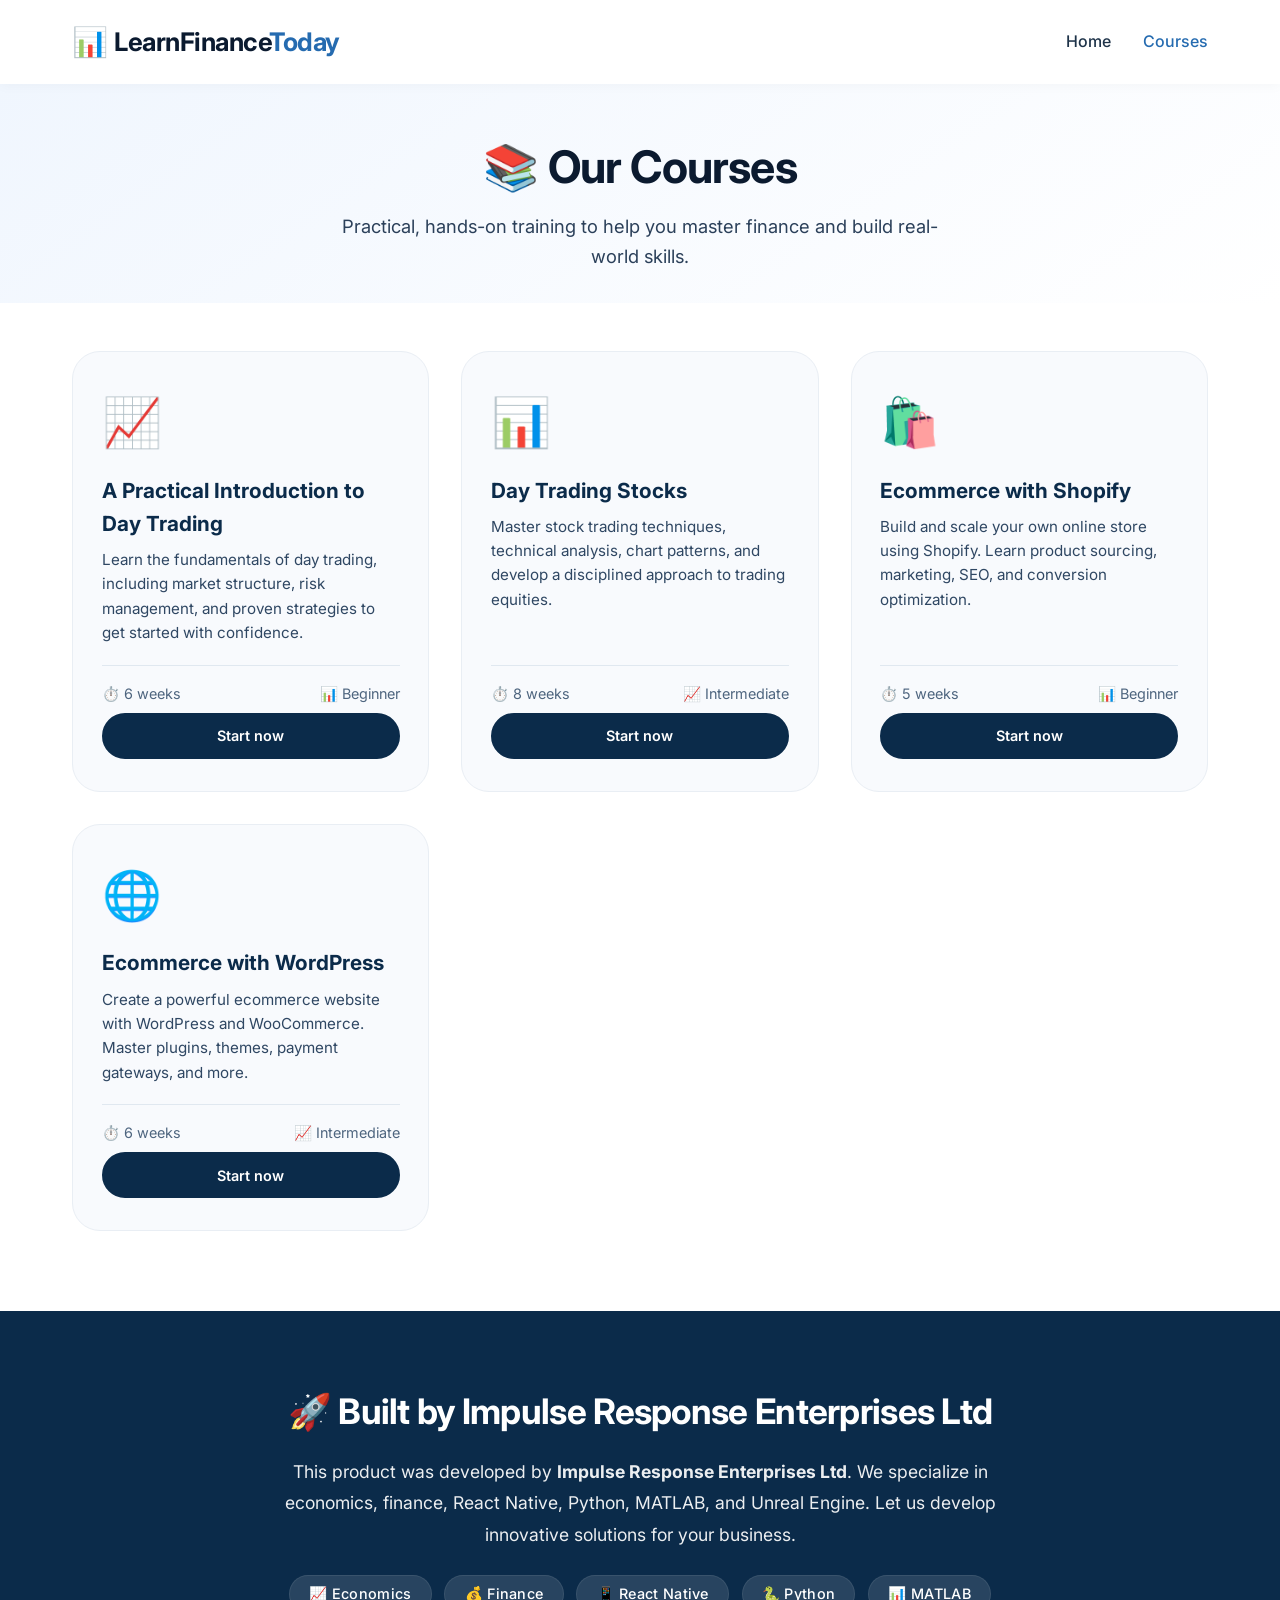
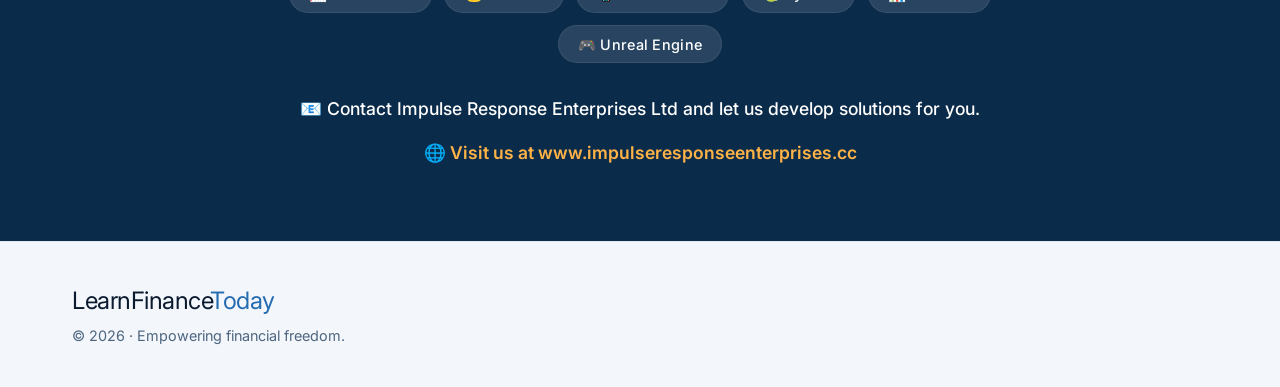
<file: courses.html>
<!DOCTYPE html>
<html lang="en">
<head>
    <meta charset="UTF-8" />
    <meta name="viewport" content="width=device-width, initial-scale=1.0" />
    <title>Learn Finance Today · Courses</title>
    <!-- stylesheet: E:\Stuff\App Development\learnfinancetoday\styles.css -->
    <link rel="stylesheet" href="styles.css" />
    <link rel="preconnect" href="https://fonts.googleapis.com" />
    <link rel="preconnect" href="https://fonts.gstatic.com" crossorigin />
    <link href="https://fonts.googleapis.com/css2?family=Inter:opsz,wght@14..32,400;14..32,500;14..32,600;14..32,700&display=swap" rel="stylesheet" />
    <!-- Additional styles specific to courses page -->
    <style>
        /* Courses page specific styles */
        .courses-hero {
            padding: 3rem 0 2rem;
            background: linear-gradient(145deg, #f0f6fe 0%, #ffffff 100%);
            text-align: center;
        }
        .courses-hero h1 {
            font-size: 2.8rem;
            font-weight: 700;
            margin-bottom: 0.5rem;
            letter-spacing: -0.02em;
        }
        .courses-hero p {
            font-size: 1.15rem;
            color: #2b405a;
            max-width: 600px;
            margin: 0 auto;
        }

        .courses-grid {
            padding: 3rem 0 5rem;
            background: #ffffff;
        }
        .courses-grid__container {
            display: grid;
            grid-template-columns: repeat(auto-fill, minmax(280px, 1fr));
            gap: 2rem;
        }

        .course-card {
            background: #f8fafd;
            border-radius: 28px;
            padding: 2rem 1.8rem;
            border: 1px solid #e9eef4;
            transition: all 0.3s ease;
            display: flex;
            flex-direction: column;
        }
        .course-card:hover {
            transform: translateY(-8px);
            box-shadow: 0 20px 40px -12px rgba(0, 20, 40, 0.12);
            border-color: #cddae9;
        }
        .course-card__icon {
            font-size: 3rem;
            margin-bottom: 0.8rem;
        }
        .course-card__title {
            font-size: 1.3rem;
            font-weight: 700;
            margin-bottom: 0.5rem;
            color: #0b2b4a;
        }
        .course-card__description {
            color: #2f4763;
            font-size: 0.95rem;
            line-height: 1.6;
            flex-grow: 1;
            margin-bottom: 1.2rem;
        }
        .course-card__meta {
            display: flex;
            justify-content: space-between;
            align-items: center;
            padding-top: 1rem;
            border-top: 1px solid #e0e8f0;
            font-size: 0.9rem;
            color: #4e657f;
        }
        .course-card__meta span {
            display: flex;
            align-items: center;
            gap: 0.4rem;
        }
        .course-card .btn {
            margin-top: 0.5rem;
        }

        /* Company Info Section - same as index.html */
        .company-info {
            padding: 4.5rem 0;
            background: #0b2b4a;
            color: #fff;
        }
        .company-info__container {
            max-width: 800px;
            margin: 0 auto;
            text-align: center;
        }
        .company-info__title {
            font-size: 2.2rem;
            font-weight: 700;
            margin-bottom: 1rem;
            letter-spacing: -0.02em;
        }
        .company-info__description {
            font-size: 1.1rem;
            line-height: 1.8;
            opacity: 0.92;
            margin-bottom: 1.5rem;
        }
        .company-info__skills {
            display: flex;
            flex-wrap: wrap;
            justify-content: center;
            gap: 0.8rem;
            margin: 1.5rem 0 2rem;
        }
        .company-info__skill-tag {
            background: rgba(255, 255, 255, 0.12);
            padding: 0.4rem 1.2rem;
            border-radius: 40px;
            font-size: 0.9rem;
            font-weight: 500;
            letter-spacing: 0.3px;
            border: 1px solid rgba(255, 255, 255, 0.08);
        }
        .company-info__cta {
            font-size: 1.1rem;
            margin: 1.5rem 0 0.5rem;
            font-weight: 500;
        }
        .company-info__website {
            display: inline-block;
            margin-top: 0.5rem;
            font-size: 1.1rem;
            color: #ffb347;
            text-decoration: none;
            font-weight: 600;
            transition: color 0.2s;
            border-bottom: 2px solid transparent;
        }
        .company-info__website:hover {
            color: #ffa726;
            border-bottom-color: #ffa726;
        }

        @media (max-width: 768px) {
            .courses-hero h1 {
                font-size: 2.2rem;
            }
            .courses-grid__container {
                grid-template-columns: 1fr;
                max-width: 500px;
                margin: 0 auto;
            }
            .company-info__title {
                font-size: 1.8rem;
            }
            .company-info__skills {
                gap: 0.5rem;
            }
            .company-info__skill-tag {
                font-size: 0.8rem;
                padding: 0.3rem 1rem;
            }
        }
    </style>
</head>
<body>
    <header class="header">
        <div class="container header__container">
            <div class="logo">
                <span class="logo__icon">📊</span>
                <span class="logo__text">LearnFinance<span class="logo__highlight">Today</span></span>
            </div>
            <nav class="nav" aria-label="Main navigation">
                <ul class="nav__list">
                    <li class="nav__item"><a href="index.html" class="nav__link">Home</a></li>
                    <li class="nav__item"><a href="courses.html" class="nav__link active">Courses</a></li>
                </ul>
            </nav>
            <button class="menu-toggle" aria-label="Toggle navigation" id="menuToggle">
                <span class="menu-toggle__bar"></span>
                <span class="menu-toggle__bar"></span>
                <span class="menu-toggle__bar"></span>
            </button>
        </div>
    </header>

    <main>
        <!-- Courses Hero -->
        <section class="courses-hero">
            <div class="container">
                <h1>📚 Our Courses</h1>
                <p>Practical, hands-on training to help you master finance and build real-world skills.</p>
            </div>
        </section>

        <!-- Courses Grid -->
        <section class="courses-grid">
            <div class="container">
                <div class="courses-grid__container">
                    <!-- Course 1: Day Trading Intro -->
                    <div class="course-card">
                        <div class="course-card__icon">📈</div>
                        <h3 class="course-card__title">A Practical Introduction to Day Trading</h3>
                        <p class="course-card__description">
                            Learn the fundamentals of day trading, including market structure, risk management, and proven strategies to get started with confidence.
                        </p>
                        <div class="course-card__meta">
                            <span>⏱️ 6 weeks</span>
                            <span>📊 Beginner</span>
                        </div>
                        <a href="pidt.html" class="btn btn--primary btn--small">Start now</a>
                    </div>

                    <!-- Course 2: Day Trading Stocks -->
                    <div class="course-card">
                        <div class="course-card__icon">📊</div>
                        <h3 class="course-card__title">Day Trading Stocks</h3>
                        <p class="course-card__description">
                            Master stock trading techniques, technical analysis, chart patterns, and develop a disciplined approach to trading equities.
                        </p>
                        <div class="course-card__meta">
                            <span>⏱️ 8 weeks</span>
                            <span>📈 Intermediate</span>
                        </div>
                        <a href="dts.html" class="btn btn--primary btn--small">Start now</a>
                    </div>

                    <!-- Course 3: Ecommerce with Shopify -->
                    <div class="course-card">
                        <div class="course-card__icon">🛍️</div>
                        <h3 class="course-card__title">Ecommerce with Shopify</h3>
                        <p class="course-card__description">
                            Build and scale your own online store using Shopify. Learn product sourcing, marketing, SEO, and conversion optimization.
                        </p>
                        <div class="course-card__meta">
                            <span>⏱️ 5 weeks</span>
                            <span>📊 Beginner</span>
                        </div>
                        <a href="ews.html" class="btn btn--primary btn--small">Start now</a>
                    </div>

                    <!-- Course 4: Ecommerce with WordPress -->
                    <div class="course-card">
                        <div class="course-card__icon">🌐</div>
                        <h3 class="course-card__title">Ecommerce with WordPress</h3>
                        <p class="course-card__description">
                            Create a powerful ecommerce website with WordPress and WooCommerce. Master plugins, themes, payment gateways, and more.
                        </p>
                        <div class="course-card__meta">
                            <span>⏱️ 6 weeks</span>
                            <span>📈 Intermediate</span>
                        </div>
                        <a href="ewp.html" class="btn btn--primary btn--small">Start now</a>
                    </div>
                </div>
            </div>
        </section>

        <!-- Company Info Section (same as index.html) -->
        <section class="company-info">
            <div class="container company-info__container">
                <h2 class="company-info__title">🚀 Built by Impulse Response Enterprises Ltd</h2>
                <p class="company-info__description">
                    This product was developed by <strong>Impulse Response Enterprises Ltd</strong>. 
                    We specialize in economics, finance, React Native, Python, MATLAB, and Unreal Engine. 
                    Let us develop innovative solutions for your business.
                </p>
                <div class="company-info__skills">
                    <span class="company-info__skill-tag">📈 Economics</span>
                    <span class="company-info__skill-tag">💰 Finance</span>
                    <span class="company-info__skill-tag">📱 React Native</span>
                    <span class="company-info__skill-tag">🐍 Python</span>
                    <span class="company-info__skill-tag">📊 MATLAB</span>
                    <span class="company-info__skill-tag">🎮 Unreal Engine</span>
                </div>
                <p class="company-info__cta">
                    📧 Contact Impulse Response Enterprises Ltd and let us develop solutions for you.
                </p>
                <a href="https://www.impulseresponseenterprises.cc" target="_blank" class="company-info__website">
                    🌐 Visit us at www.impulseresponseenterprises.cc
                </a>
            </div>
        </section>
    </main>

    <footer class="footer">
        <div class="container footer__container">
            <div class="footer__brand">
                <span class="logo__text">LearnFinance<span class="logo__highlight">Today</span></span>
                <p class="footer__copy">© 2026 · Empowering financial freedom.</p>
            </div>
        </div>
    </footer>

    <script>
        (function() {
            const toggle = document.getElementById('menuToggle');
            const nav = document.querySelector('.nav');
            if (toggle && nav) {
                toggle.addEventListener('click', function() {
                    nav.classList.toggle('nav--open');
                    toggle.classList.toggle('menu-toggle--active');
                });
            }
        })();
    </script>
</body>
</html>
</file>
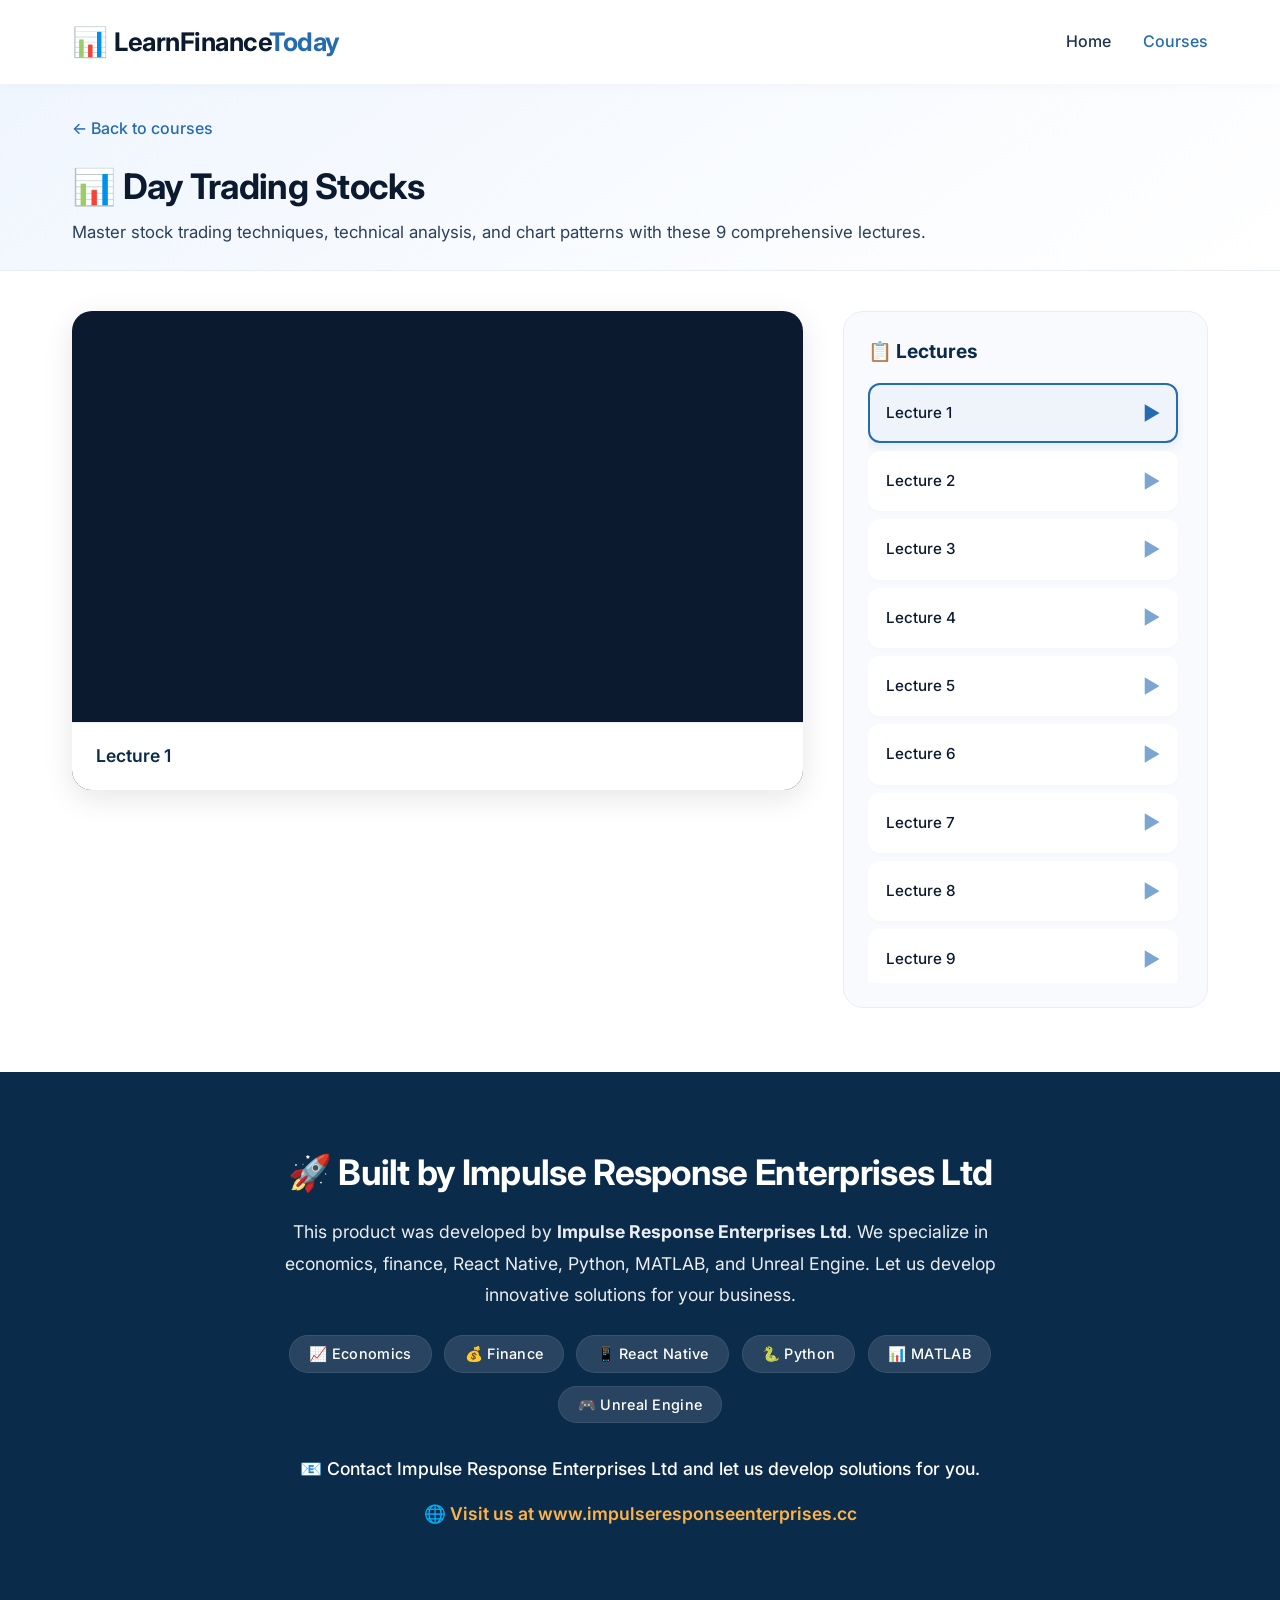
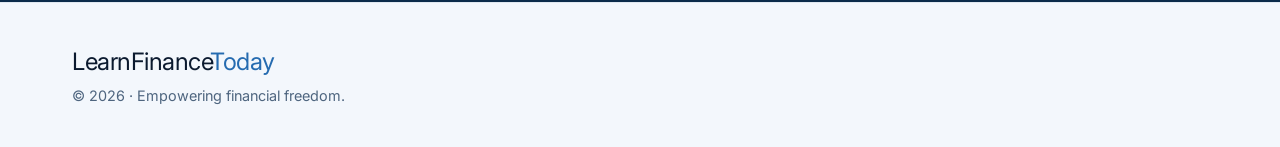
<file: dts.html>
<!DOCTYPE html>
<html lang="en">
<head>
    <meta charset="UTF-8" />
    <meta name="viewport" content="width=device-width, initial-scale=1.0" />
    <title>Learn Finance Today · Day Trading Stocks</title>
    <!-- stylesheet: E:\Stuff\App Development\learnfinancetoday\styles.css -->
    <link rel="stylesheet" href="styles.css" />
    <link rel="preconnect" href="https://fonts.googleapis.com" />
    <link rel="preconnect" href="https://fonts.gstatic.com" crossorigin />
    <link href="https://fonts.googleapis.com/css2?family=Inter:opsz,wght@14..32,400;14..32,500;14..32,600;14..32,700&display=swap" rel="stylesheet" />
    <style>
        /* Course page specific styles */
        .course-hero {
            padding: 2rem 0 1.5rem;
            background: linear-gradient(145deg, #f0f6fe 0%, #ffffff 100%);
            border-bottom: 1px solid #e9eef4;
        }
        .course-hero h1 {
            font-size: 2.2rem;
            font-weight: 700;
            margin-bottom: 0.3rem;
            letter-spacing: -0.02em;
        }
        .course-hero p {
            font-size: 1.05rem;
            color: #2b405a;
        }

        .course-content {
            padding: 2.5rem 0 4rem;
            background: #ffffff;
        }
        .course-content__container {
            display: grid;
            grid-template-columns: 2fr 1fr;
            gap: 2.5rem;
            align-items: start;
        }

        /* Video Player */
        .video-player {
            background: #0b1a2f;
            border-radius: 20px;
            overflow: hidden;
            box-shadow: 0 8px 30px rgba(0, 0, 0, 0.1);
            position: sticky;
            top: 100px;
        }
        .video-player iframe {
            width: 100%;
            aspect-ratio: 16/9;
            border: none;
            display: block;
        }
        .video-player__info {
            padding: 1.2rem 1.5rem;
            background: #ffffff;
            border-top: 1px solid #e9eef4;
        }
        .video-player__info h3 {
            font-size: 1.1rem;
            font-weight: 600;
            color: #0b2b4a;
        }

        /* Lecture List */
        .lecture-list {
            background: #f8fafd;
            border-radius: 20px;
            padding: 1.5rem;
            border: 1px solid #e9eef4;
        }
        .lecture-list h2 {
            font-size: 1.2rem;
            font-weight: 700;
            margin-bottom: 1rem;
            color: #0b2b4a;
            display: flex;
            align-items: center;
            gap: 0.5rem;
        }
        .lecture-list__items {
            display: flex;
            flex-direction: column;
            gap: 0.5rem;
            max-height: 600px;
            overflow-y: auto;
            padding-right: 0.3rem;
        }
        .lecture-list__items::-webkit-scrollbar {
            width: 6px;
        }
        .lecture-list__items::-webkit-scrollbar-track {
            background: #e9eef4;
            border-radius: 10px;
        }
        .lecture-list__items::-webkit-scrollbar-thumb {
            background: #256bb0;
            border-radius: 10px;
        }

        .lecture-item {
            display: flex;
            align-items: center;
            gap: 1rem;
            padding: 0.8rem 1rem;
            background: #ffffff;
            border-radius: 12px;
            border: 2px solid transparent;
            cursor: pointer;
            transition: all 0.25s ease;
            box-shadow: 0 2px 4px rgba(0, 0, 0, 0.02);
        }
        .lecture-item:hover {
            border-color: #cddae9;
            transform: translateX(4px);
        }
        .lecture-item.active {
            border-color: #256bb0;
            background: #eef4fa;
            box-shadow: 0 4px 12px rgba(37, 107, 176, 0.1);
        }
        .lecture-item__title {
            flex: 1;
            font-weight: 500;
            color: #0b1a2f;
            font-size: 0.95rem;
        }
        .lecture-item__play {
            color: #256bb0;
            font-size: 1.2rem;
            opacity: 0.6;
            transition: opacity 0.2s;
        }
        .lecture-item:hover .lecture-item__play {
            opacity: 1;
        }
        .lecture-item.active .lecture-item__play {
            opacity: 1;
        }

        /* Back to courses */
        .back-link {
            display: inline-flex;
            align-items: center;
            gap: 0.5rem;
            color: #256bb0;
            text-decoration: none;
            font-weight: 500;
            margin-bottom: 1rem;
            transition: color 0.2s;
        }
        .back-link:hover {
            color: #0b2b4a;
        }

        /* Company Info Section - same as index.html */
        .company-info {
            padding: 4.5rem 0;
            background: #0b2b4a;
            color: #fff;
        }
        .company-info__container {
            max-width: 800px;
            margin: 0 auto;
            text-align: center;
        }
        .company-info__title {
            font-size: 2.2rem;
            font-weight: 700;
            margin-bottom: 1rem;
            letter-spacing: -0.02em;
        }
        .company-info__description {
            font-size: 1.1rem;
            line-height: 1.8;
            opacity: 0.92;
            margin-bottom: 1.5rem;
        }
        .company-info__skills {
            display: flex;
            flex-wrap: wrap;
            justify-content: center;
            gap: 0.8rem;
            margin: 1.5rem 0 2rem;
        }
        .company-info__skill-tag {
            background: rgba(255, 255, 255, 0.12);
            padding: 0.4rem 1.2rem;
            border-radius: 40px;
            font-size: 0.9rem;
            font-weight: 500;
            letter-spacing: 0.3px;
            border: 1px solid rgba(255, 255, 255, 0.08);
        }
        .company-info__cta {
            font-size: 1.1rem;
            margin: 1.5rem 0 0.5rem;
            font-weight: 500;
        }
        .company-info__website {
            display: inline-block;
            margin-top: 0.5rem;
            font-size: 1.1rem;
            color: #ffb347;
            text-decoration: none;
            font-weight: 600;
            transition: color 0.2s;
            border-bottom: 2px solid transparent;
        }
        .company-info__website:hover {
            color: #ffa726;
            border-bottom-color: #ffa726;
        }

        @media (max-width: 992px) {
            .course-content__container {
                grid-template-columns: 1fr;
                gap: 2rem;
            }
            .video-player {
                position: static;
            }
            .lecture-list__items {
                max-height: 400px;
            }
        }

        @media (max-width: 768px) {
            .course-hero h1 {
                font-size: 1.7rem;
            }
            .lecture-item {
                padding: 0.7rem 0.8rem;
            }
            .lecture-item__title {
                font-size: 0.9rem;
            }
            .company-info__title {
                font-size: 1.8rem;
            }
            .company-info__skills {
                gap: 0.5rem;
            }
            .company-info__skill-tag {
                font-size: 0.8rem;
                padding: 0.3rem 1rem;
            }
        }
    </style>
</head>
<body>
    <header class="header">
        <div class="container header__container">
            <div class="logo">
                <span class="logo__icon">📊</span>
                <span class="logo__text">LearnFinance<span class="logo__highlight">Today</span></span>
            </div>
            <nav class="nav" aria-label="Main navigation">
                <ul class="nav__list">
                    <li class="nav__item"><a href="index.html" class="nav__link">Home</a></li>
                    <li class="nav__item"><a href="courses.html" class="nav__link active">Courses</a></li>
                </ul>
            </nav>
            <button class="menu-toggle" aria-label="Toggle navigation" id="menuToggle">
                <span class="menu-toggle__bar"></span>
                <span class="menu-toggle__bar"></span>
                <span class="menu-toggle__bar"></span>
            </button>
        </div>
    </header>

    <main>
        <!-- Course Hero -->
        <section class="course-hero">
            <div class="container">
                <a href="courses.html" class="back-link">← Back to courses</a>
                <h1>📊 Day Trading Stocks</h1>
                <p>Master stock trading techniques, technical analysis, and chart patterns with these 9 comprehensive lectures.</p>
            </div>
        </section>

        <!-- Course Content -->
        <section class="course-content">
            <div class="container course-content__container">
                <!-- Video Player -->
                <div class="video-player">
                    <iframe 
                        id="videoPlayer"
                        src="https://abyssplayer.com/qOzujo4xd" 
                        title="Video player" 
                        frameborder="0" 
                        scrolling="0"
                        allowfullscreen>
                    </iframe>
                    <div class="video-player__info">
                        <h3 id="videoTitle">Lecture 1</h3>
                    </div>
                </div>

                <!-- Lecture List -->
                <div class="lecture-list">
                    <h2>📋 Lectures</h2>
                    <div class="lecture-list__items" id="lectureList">
                        <!-- Lectures will be rendered by JavaScript -->
                    </div>
                </div>
            </div>
        </section>

        <!-- Company Info Section (same as index.html) -->
        <section class="company-info">
            <div class="container company-info__container">
                <h2 class="company-info__title">🚀 Built by Impulse Response Enterprises Ltd</h2>
                <p class="company-info__description">
                    This product was developed by <strong>Impulse Response Enterprises Ltd</strong>. 
                    We specialize in economics, finance, React Native, Python, MATLAB, and Unreal Engine. 
                    Let us develop innovative solutions for your business.
                </p>
                <div class="company-info__skills">
                    <span class="company-info__skill-tag">📈 Economics</span>
                    <span class="company-info__skill-tag">💰 Finance</span>
                    <span class="company-info__skill-tag">📱 React Native</span>
                    <span class="company-info__skill-tag">🐍 Python</span>
                    <span class="company-info__skill-tag">📊 MATLAB</span>
                    <span class="company-info__skill-tag">🎮 Unreal Engine</span>
                </div>
                <p class="company-info__cta">
                    📧 Contact Impulse Response Enterprises Ltd and let us develop solutions for you.
                </p>
                <a href="https://www.impulseresponseenterprises.cc" target="_blank" class="company-info__website">
                    🌐 Visit us at www.impulseresponseenterprises.cc
                </a>
            </div>
        </section>
    </main>

    <footer class="footer">
        <div class="container footer__container">
            <div class="footer__brand">
                <span class="logo__text">LearnFinance<span class="logo__highlight">Today</span></span>
                <p class="footer__copy">© 2026 · Empowering financial freedom.</p>
            </div>
        </div>
    </footer>

    <script>
        // Video data for Day Trading Stocks with Abyss.to links
        const videoList = [
            { id: '1', videoId: 'qOzujo4xd', title: 'Lecture 1' },
            { id: '2', videoId: '0QEbGp8SB', title: 'Lecture 2' },
            { id: '3', videoId: 'mKHqxD-6c', title: 'Lecture 3' },
            { id: '4', videoId: 'N1x7xbwf4', title: 'Lecture 4' },
            { id: '5', videoId: '3-Zz_biL5', title: 'Lecture 5' },
            { id: '6', videoId: '8HMVZxIHZ', title: 'Lecture 6' },
            { id: '7', videoId: 'YOD_SlWgC', title: 'Lecture 7' },
            { id: '8', videoId: 'f1RMhTZlBS', title: 'Lecture 8' },
            { id: '9', videoId: 'IJpUBzxT7S', title: 'Lecture 9' },
        ];

        // DOM elements
        const videoPlayer = document.getElementById('videoPlayer');
        const videoTitle = document.getElementById('videoTitle');
        const lectureList = document.getElementById('lectureList');

        // Function to load a video
        function loadVideo(videoId, title) {
            videoPlayer.src = `https://abyssplayer.com/${videoId}`;
            videoTitle.textContent = title;
            
            // Update active state
            document.querySelectorAll('.lecture-item').forEach(item => {
                item.classList.remove('active');
            });
            const activeItem = document.querySelector(`.lecture-item[data-id="${videoId}"]`);
            if (activeItem) {
                activeItem.classList.add('active');
            }
        }

        // Render lecture list
        function renderLectures() {
            lectureList.innerHTML = videoList.map((video, index) => `
                <div class="lecture-item ${index === 0 ? 'active' : ''}" data-id="${video.videoId}">
                    <span class="lecture-item__title">${video.title}</span>
                    <span class="lecture-item__play">▶</span>
                </div>
            `).join('');

            // Add click listeners to lecture items
            document.querySelectorAll('.lecture-item').forEach(item => {
                item.addEventListener('click', function() {
                    const videoId = this.dataset.id;
                    const title = this.querySelector('.lecture-item__title').textContent;
                    loadVideo(videoId, title);
                });
            });
        }

        // Initialize page
        renderLectures();

        // Mobile menu toggle
        (function() {
            const toggle = document.getElementById('menuToggle');
            const nav = document.querySelector('.nav');
            if (toggle && nav) {
                toggle.addEventListener('click', function() {
                    nav.classList.toggle('nav--open');
                    toggle.classList.toggle('menu-toggle--active');
                });
            }
        })();
    </script>
</body>
</html>
</file>
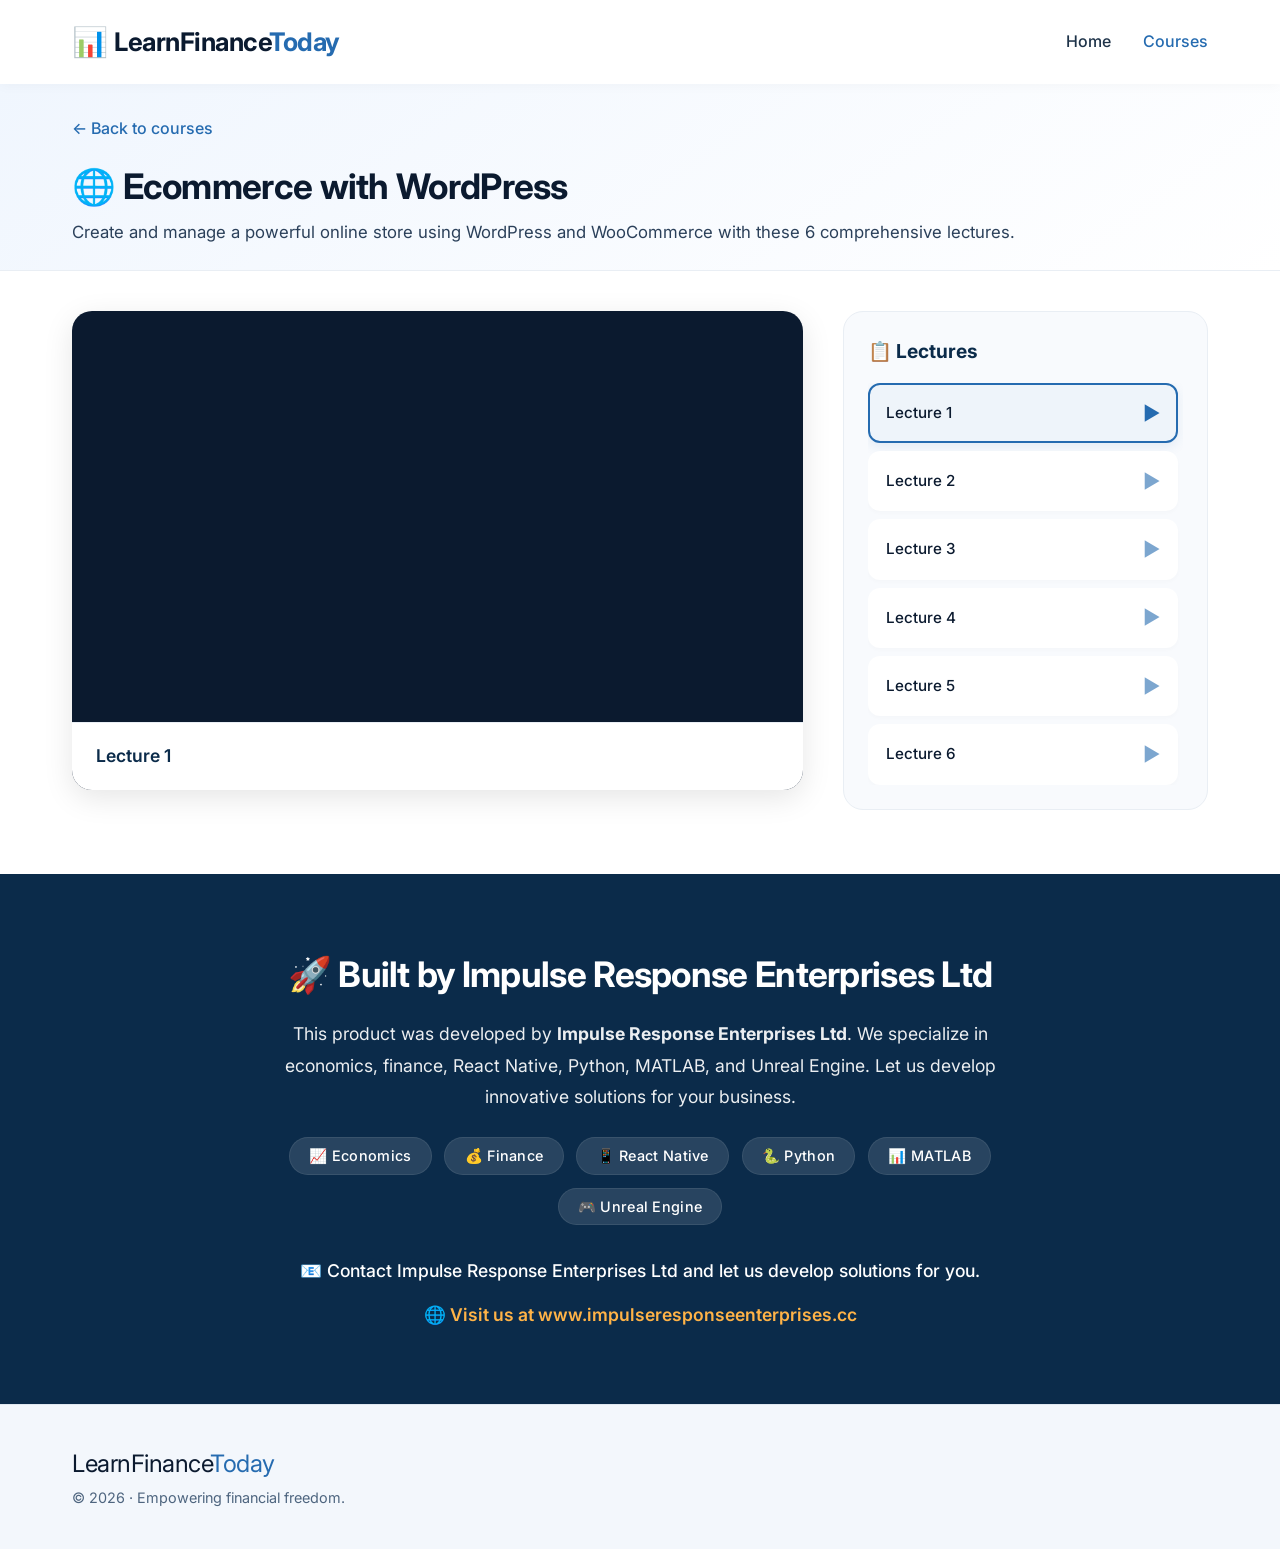
<file: ewp.html>
<!DOCTYPE html>
<html lang="en">
<head>
    <meta charset="UTF-8" />
    <meta name="viewport" content="width=device-width, initial-scale=1.0" />
    <title>Learn Finance Today · Ecommerce with WordPress</title>
    <!-- stylesheet: E:\Stuff\App Development\learnfinancetoday\styles.css -->
    <link rel="stylesheet" href="styles.css" />
    <link rel="preconnect" href="https://fonts.googleapis.com" />
    <link rel="preconnect" href="https://fonts.gstatic.com" crossorigin />
    <link href="https://fonts.googleapis.com/css2?family=Inter:opsz,wght@14..32,400;14..32,500;14..32,600;14..32,700&display=swap" rel="stylesheet" />
    <style>
        /* Course page specific styles */
        .course-hero {
            padding: 2rem 0 1.5rem;
            background: linear-gradient(145deg, #f0f6fe 0%, #ffffff 100%);
            border-bottom: 1px solid #e9eef4;
        }
        .course-hero h1 {
            font-size: 2.2rem;
            font-weight: 700;
            margin-bottom: 0.3rem;
            letter-spacing: -0.02em;
        }
        .course-hero p {
            font-size: 1.05rem;
            color: #2b405a;
        }

        .course-content {
            padding: 2.5rem 0 4rem;
            background: #ffffff;
        }
        .course-content__container {
            display: grid;
            grid-template-columns: 2fr 1fr;
            gap: 2.5rem;
            align-items: start;
        }

        /* Video Player */
        .video-player {
            background: #0b1a2f;
            border-radius: 20px;
            overflow: hidden;
            box-shadow: 0 8px 30px rgba(0, 0, 0, 0.1);
            position: sticky;
            top: 100px;
        }
        .video-player iframe {
            width: 100%;
            aspect-ratio: 16/9;
            border: none;
            display: block;
        }
        .video-player__info {
            padding: 1.2rem 1.5rem;
            background: #ffffff;
            border-top: 1px solid #e9eef4;
        }
        .video-player__info h3 {
            font-size: 1.1rem;
            font-weight: 600;
            color: #0b2b4a;
        }

        /* Lecture List */
        .lecture-list {
            background: #f8fafd;
            border-radius: 20px;
            padding: 1.5rem;
            border: 1px solid #e9eef4;
        }
        .lecture-list h2 {
            font-size: 1.2rem;
            font-weight: 700;
            margin-bottom: 1rem;
            color: #0b2b4a;
            display: flex;
            align-items: center;
            gap: 0.5rem;
        }
        .lecture-list__items {
            display: flex;
            flex-direction: column;
            gap: 0.5rem;
            max-height: 600px;
            overflow-y: auto;
            padding-right: 0.3rem;
        }
        .lecture-list__items::-webkit-scrollbar {
            width: 6px;
        }
        .lecture-list__items::-webkit-scrollbar-track {
            background: #e9eef4;
            border-radius: 10px;
        }
        .lecture-list__items::-webkit-scrollbar-thumb {
            background: #256bb0;
            border-radius: 10px;
        }

        .lecture-item {
            display: flex;
            align-items: center;
            gap: 1rem;
            padding: 0.8rem 1rem;
            background: #ffffff;
            border-radius: 12px;
            border: 2px solid transparent;
            cursor: pointer;
            transition: all 0.25s ease;
            box-shadow: 0 2px 4px rgba(0, 0, 0, 0.02);
        }
        .lecture-item:hover {
            border-color: #cddae9;
            transform: translateX(4px);
        }
        .lecture-item.active {
            border-color: #256bb0;
            background: #eef4fa;
            box-shadow: 0 4px 12px rgba(37, 107, 176, 0.1);
        }
        .lecture-item__title {
            flex: 1;
            font-weight: 500;
            color: #0b1a2f;
            font-size: 0.95rem;
        }
        .lecture-item__play {
            color: #256bb0;
            font-size: 1.2rem;
            opacity: 0.6;
            transition: opacity 0.2s;
        }
        .lecture-item:hover .lecture-item__play {
            opacity: 1;
        }
        .lecture-item.active .lecture-item__play {
            opacity: 1;
        }

        /* Back to courses */
        .back-link {
            display: inline-flex;
            align-items: center;
            gap: 0.5rem;
            color: #256bb0;
            text-decoration: none;
            font-weight: 500;
            margin-bottom: 1rem;
            transition: color 0.2s;
        }
        .back-link:hover {
            color: #0b2b4a;
        }

        /* Company Info Section - same as index.html */
        .company-info {
            padding: 4.5rem 0;
            background: #0b2b4a;
            color: #fff;
        }
        .company-info__container {
            max-width: 800px;
            margin: 0 auto;
            text-align: center;
        }
        .company-info__title {
            font-size: 2.2rem;
            font-weight: 700;
            margin-bottom: 1rem;
            letter-spacing: -0.02em;
        }
        .company-info__description {
            font-size: 1.1rem;
            line-height: 1.8;
            opacity: 0.92;
            margin-bottom: 1.5rem;
        }
        .company-info__skills {
            display: flex;
            flex-wrap: wrap;
            justify-content: center;
            gap: 0.8rem;
            margin: 1.5rem 0 2rem;
        }
        .company-info__skill-tag {
            background: rgba(255, 255, 255, 0.12);
            padding: 0.4rem 1.2rem;
            border-radius: 40px;
            font-size: 0.9rem;
            font-weight: 500;
            letter-spacing: 0.3px;
            border: 1px solid rgba(255, 255, 255, 0.08);
        }
        .company-info__cta {
            font-size: 1.1rem;
            margin: 1.5rem 0 0.5rem;
            font-weight: 500;
        }
        .company-info__website {
            display: inline-block;
            margin-top: 0.5rem;
            font-size: 1.1rem;
            color: #ffb347;
            text-decoration: none;
            font-weight: 600;
            transition: color 0.2s;
            border-bottom: 2px solid transparent;
        }
        .company-info__website:hover {
            color: #ffa726;
            border-bottom-color: #ffa726;
        }

        @media (max-width: 992px) {
            .course-content__container {
                grid-template-columns: 1fr;
                gap: 2rem;
            }
            .video-player {
                position: static;
            }
            .lecture-list__items {
                max-height: 400px;
            }
        }

        @media (max-width: 768px) {
            .course-hero h1 {
                font-size: 1.7rem;
            }
            .lecture-item {
                padding: 0.7rem 0.8rem;
            }
            .lecture-item__title {
                font-size: 0.9rem;
            }
            .company-info__title {
                font-size: 1.8rem;
            }
            .company-info__skills {
                gap: 0.5rem;
            }
            .company-info__skill-tag {
                font-size: 0.8rem;
                padding: 0.3rem 1rem;
            }
        }
    </style>
</head>
<body>
    <header class="header">
        <div class="container header__container">
            <div class="logo">
                <span class="logo__icon">📊</span>
                <span class="logo__text">LearnFinance<span class="logo__highlight">Today</span></span>
            </div>
            <nav class="nav" aria-label="Main navigation">
                <ul class="nav__list">
                    <li class="nav__item"><a href="index.html" class="nav__link">Home</a></li>
                    <li class="nav__item"><a href="courses.html" class="nav__link active">Courses</a></li>
                </ul>
            </nav>
            <button class="menu-toggle" aria-label="Toggle navigation" id="menuToggle">
                <span class="menu-toggle__bar"></span>
                <span class="menu-toggle__bar"></span>
                <span class="menu-toggle__bar"></span>
            </button>
        </div>
    </header>

    <main>
        <!-- Course Hero -->
        <section class="course-hero">
            <div class="container">
                <a href="courses.html" class="back-link">← Back to courses</a>
                <h1>🌐 Ecommerce with WordPress</h1>
                <p>Create and manage a powerful online store using WordPress and WooCommerce with these 6 comprehensive lectures.</p>
            </div>
        </section>

        <!-- Course Content -->
        <section class="course-content">
            <div class="container course-content__container">
                <!-- Video Player -->
                <div class="video-player">
                    <iframe 
                        id="videoPlayer"
                        src="https://abyssplayer.com/Y-tLZCp_C" 
                        title="Video player" 
                        frameborder="0" 
                        scrolling="0"
                        allowfullscreen>
                    </iframe>
                    <div class="video-player__info">
                        <h3 id="videoTitle">Lecture 1</h3>
                    </div>
                </div>

                <!-- Lecture List -->
                <div class="lecture-list">
                    <h2>📋 Lectures</h2>
                    <div class="lecture-list__items" id="lectureList">
                        <!-- Lectures will be rendered by JavaScript -->
                    </div>
                </div>
            </div>
        </section>

        <!-- Company Info Section (same as index.html) -->
        <section class="company-info">
            <div class="container company-info__container">
                <h2 class="company-info__title">🚀 Built by Impulse Response Enterprises Ltd</h2>
                <p class="company-info__description">
                    This product was developed by <strong>Impulse Response Enterprises Ltd</strong>. 
                    We specialize in economics, finance, React Native, Python, MATLAB, and Unreal Engine. 
                    Let us develop innovative solutions for your business.
                </p>
                <div class="company-info__skills">
                    <span class="company-info__skill-tag">📈 Economics</span>
                    <span class="company-info__skill-tag">💰 Finance</span>
                    <span class="company-info__skill-tag">📱 React Native</span>
                    <span class="company-info__skill-tag">🐍 Python</span>
                    <span class="company-info__skill-tag">📊 MATLAB</span>
                    <span class="company-info__skill-tag">🎮 Unreal Engine</span>
                </div>
                <p class="company-info__cta">
                    📧 Contact Impulse Response Enterprises Ltd and let us develop solutions for you.
                </p>
                <a href="https://www.impulseresponseenterprises.cc" target="_blank" class="company-info__website">
                    🌐 Visit us at www.impulseresponseenterprises.cc
                </a>
            </div>
        </section>
    </main>

    <footer class="footer">
        <div class="container footer__container">
            <div class="footer__brand">
                <span class="logo__text">LearnFinance<span class="logo__highlight">Today</span></span>
                <p class="footer__copy">© 2026 · Empowering financial freedom.</p>
            </div>
        </div>
    </footer>

    <script>
        // Video data for Ecommerce with WordPress with Abyss.to links
        const videoList = [
            { id: '1', videoId: 'Y-tLZCp_C', title: 'Lecture 1' },
            { id: '2', videoId: '-a2uQWugB', title: 'Lecture 2' },
            { id: '3', videoId: 'QLVDzd-SU', title: 'Lecture 3' },
            { id: '4', videoId: '4S7-0pua8', title: 'Lecture 4' },
            { id: '5', videoId: 'nERgnTTRS', title: 'Lecture 5' },
            { id: '6', videoId: '_8NnsYv2V', title: 'Lecture 6' },
        ];

        // DOM elements
        const videoPlayer = document.getElementById('videoPlayer');
        const videoTitle = document.getElementById('videoTitle');
        const lectureList = document.getElementById('lectureList');

        // Function to load a video
        function loadVideo(videoId, title) {
            videoPlayer.src = `https://abyssplayer.com/${videoId}`;
            videoTitle.textContent = title;
            
            // Update active state
            document.querySelectorAll('.lecture-item').forEach(item => {
                item.classList.remove('active');
            });
            const activeItem = document.querySelector(`.lecture-item[data-id="${videoId}"]`);
            if (activeItem) {
                activeItem.classList.add('active');
            }
        }

        // Render lecture list
        function renderLectures() {
            lectureList.innerHTML = videoList.map((video, index) => `
                <div class="lecture-item ${index === 0 ? 'active' : ''}" data-id="${video.videoId}">
                    <span class="lecture-item__title">${video.title}</span>
                    <span class="lecture-item__play">▶</span>
                </div>
            `).join('');

            // Add click listeners to lecture items
            document.querySelectorAll('.lecture-item').forEach(item => {
                item.addEventListener('click', function() {
                    const videoId = this.dataset.id;
                    const title = this.querySelector('.lecture-item__title').textContent;
                    loadVideo(videoId, title);
                });
            });
        }

        // Initialize page
        renderLectures();

        // Mobile menu toggle
        (function() {
            const toggle = document.getElementById('menuToggle');
            const nav = document.querySelector('.nav');
            if (toggle && nav) {
                toggle.addEventListener('click', function() {
                    nav.classList.toggle('nav--open');
                    toggle.classList.toggle('menu-toggle--active');
                });
            }
        })();
    </script>
</body>
</html>
</file>
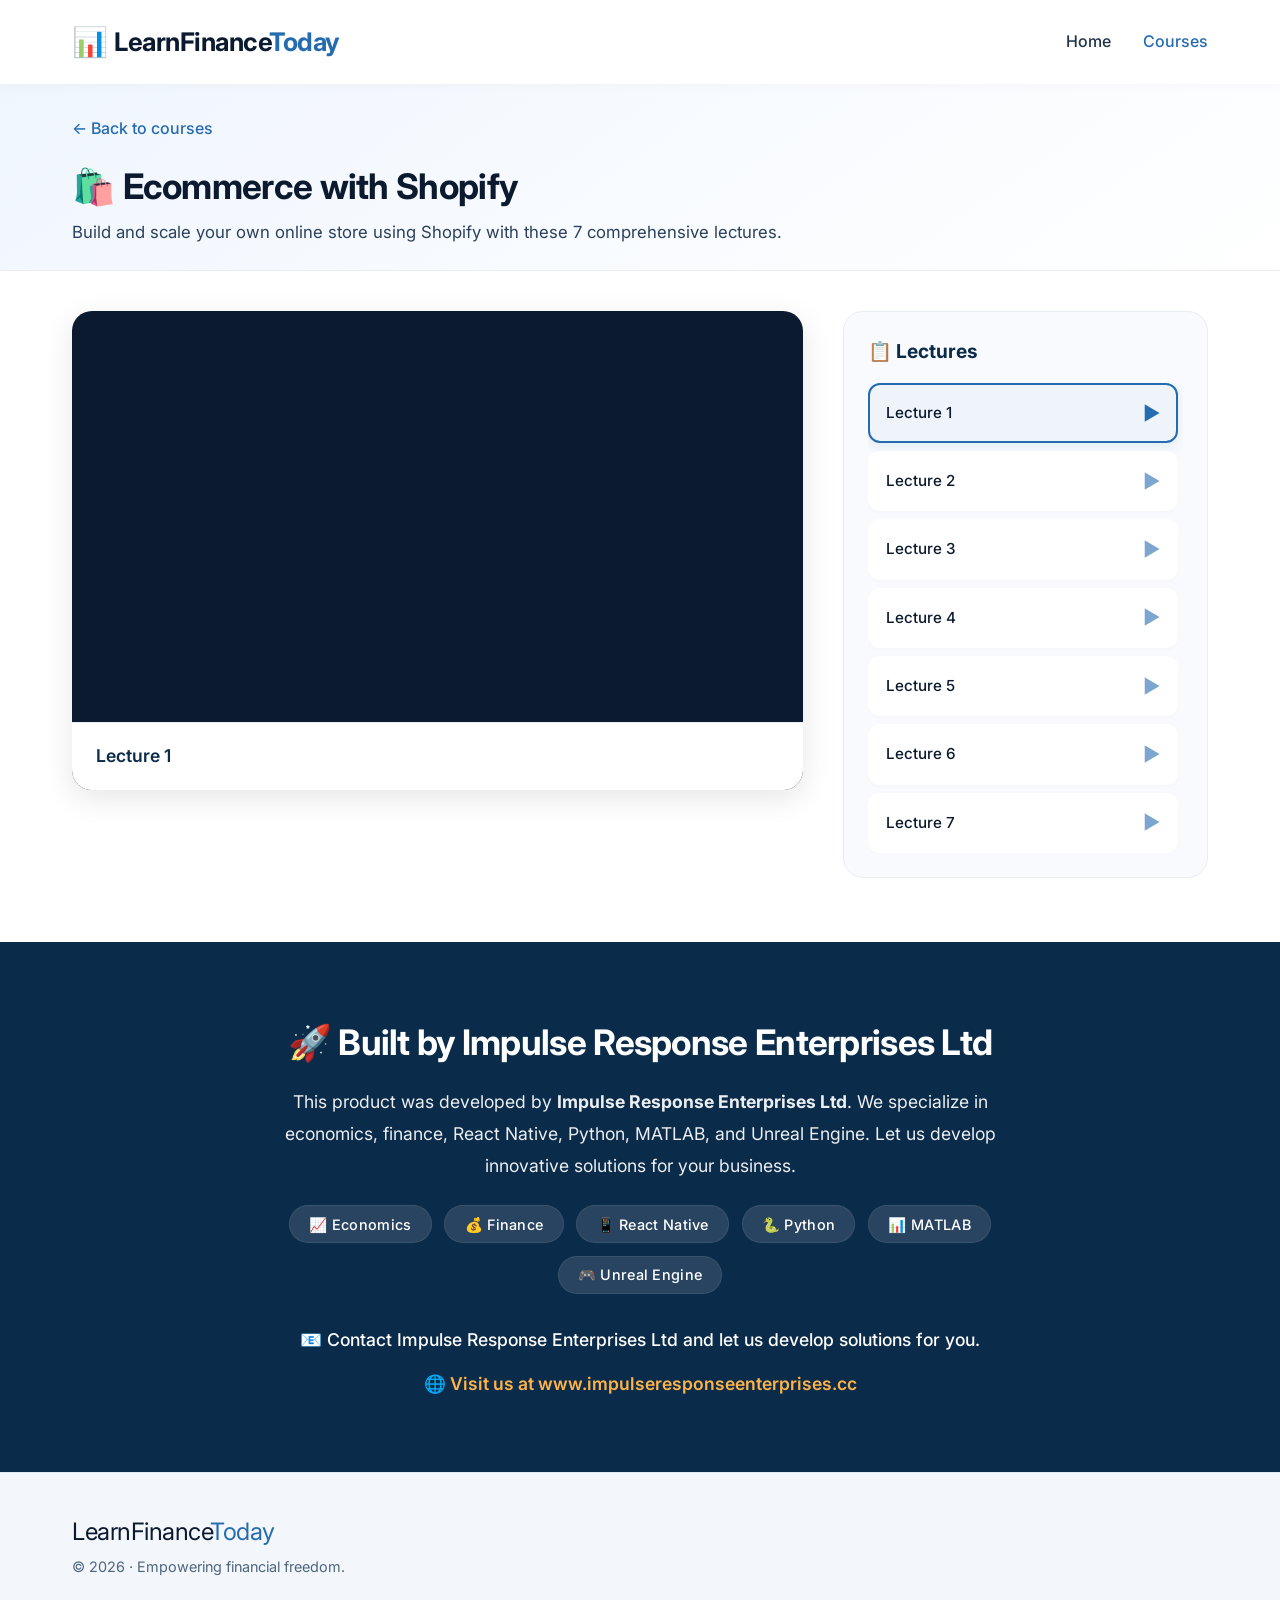
<file: ews.html>
<!DOCTYPE html>
<html lang="en">
<head>
    <meta charset="UTF-8" />
    <meta name="viewport" content="width=device-width, initial-scale=1.0" />
    <title>Learn Finance Today · Ecommerce with Shopify</title>
    <!-- stylesheet: E:\Stuff\App Development\learnfinancetoday\styles.css -->
    <link rel="stylesheet" href="styles.css" />
    <link rel="preconnect" href="https://fonts.googleapis.com" />
    <link rel="preconnect" href="https://fonts.gstatic.com" crossorigin />
    <link href="https://fonts.googleapis.com/css2?family=Inter:opsz,wght@14..32,400;14..32,500;14..32,600;14..32,700&display=swap" rel="stylesheet" />
    <style>
        /* Course page specific styles */
        .course-hero {
            padding: 2rem 0 1.5rem;
            background: linear-gradient(145deg, #f0f6fe 0%, #ffffff 100%);
            border-bottom: 1px solid #e9eef4;
        }
        .course-hero h1 {
            font-size: 2.2rem;
            font-weight: 700;
            margin-bottom: 0.3rem;
            letter-spacing: -0.02em;
        }
        .course-hero p {
            font-size: 1.05rem;
            color: #2b405a;
        }

        .course-content {
            padding: 2.5rem 0 4rem;
            background: #ffffff;
        }
        .course-content__container {
            display: grid;
            grid-template-columns: 2fr 1fr;
            gap: 2.5rem;
            align-items: start;
        }

        /* Video Player */
        .video-player {
            background: #0b1a2f;
            border-radius: 20px;
            overflow: hidden;
            box-shadow: 0 8px 30px rgba(0, 0, 0, 0.1);
            position: sticky;
            top: 100px;
        }
        .video-player iframe {
            width: 100%;
            aspect-ratio: 16/9;
            border: none;
            display: block;
        }
        .video-player__info {
            padding: 1.2rem 1.5rem;
            background: #ffffff;
            border-top: 1px solid #e9eef4;
        }
        .video-player__info h3 {
            font-size: 1.1rem;
            font-weight: 600;
            color: #0b2b4a;
        }

        /* Lecture List */
        .lecture-list {
            background: #f8fafd;
            border-radius: 20px;
            padding: 1.5rem;
            border: 1px solid #e9eef4;
        }
        .lecture-list h2 {
            font-size: 1.2rem;
            font-weight: 700;
            margin-bottom: 1rem;
            color: #0b2b4a;
            display: flex;
            align-items: center;
            gap: 0.5rem;
        }
        .lecture-list__items {
            display: flex;
            flex-direction: column;
            gap: 0.5rem;
            max-height: 600px;
            overflow-y: auto;
            padding-right: 0.3rem;
        }
        .lecture-list__items::-webkit-scrollbar {
            width: 6px;
        }
        .lecture-list__items::-webkit-scrollbar-track {
            background: #e9eef4;
            border-radius: 10px;
        }
        .lecture-list__items::-webkit-scrollbar-thumb {
            background: #256bb0;
            border-radius: 10px;
        }

        .lecture-item {
            display: flex;
            align-items: center;
            gap: 1rem;
            padding: 0.8rem 1rem;
            background: #ffffff;
            border-radius: 12px;
            border: 2px solid transparent;
            cursor: pointer;
            transition: all 0.25s ease;
            box-shadow: 0 2px 4px rgba(0, 0, 0, 0.02);
        }
        .lecture-item:hover {
            border-color: #cddae9;
            transform: translateX(4px);
        }
        .lecture-item.active {
            border-color: #256bb0;
            background: #eef4fa;
            box-shadow: 0 4px 12px rgba(37, 107, 176, 0.1);
        }
        .lecture-item__title {
            flex: 1;
            font-weight: 500;
            color: #0b1a2f;
            font-size: 0.95rem;
        }
        .lecture-item__play {
            color: #256bb0;
            font-size: 1.2rem;
            opacity: 0.6;
            transition: opacity 0.2s;
        }
        .lecture-item:hover .lecture-item__play {
            opacity: 1;
        }
        .lecture-item.active .lecture-item__play {
            opacity: 1;
        }

        /* Back to courses */
        .back-link {
            display: inline-flex;
            align-items: center;
            gap: 0.5rem;
            color: #256bb0;
            text-decoration: none;
            font-weight: 500;
            margin-bottom: 1rem;
            transition: color 0.2s;
        }
        .back-link:hover {
            color: #0b2b4a;
        }

        /* Company Info Section - same as index.html */
        .company-info {
            padding: 4.5rem 0;
            background: #0b2b4a;
            color: #fff;
        }
        .company-info__container {
            max-width: 800px;
            margin: 0 auto;
            text-align: center;
        }
        .company-info__title {
            font-size: 2.2rem;
            font-weight: 700;
            margin-bottom: 1rem;
            letter-spacing: -0.02em;
        }
        .company-info__description {
            font-size: 1.1rem;
            line-height: 1.8;
            opacity: 0.92;
            margin-bottom: 1.5rem;
        }
        .company-info__skills {
            display: flex;
            flex-wrap: wrap;
            justify-content: center;
            gap: 0.8rem;
            margin: 1.5rem 0 2rem;
        }
        .company-info__skill-tag {
            background: rgba(255, 255, 255, 0.12);
            padding: 0.4rem 1.2rem;
            border-radius: 40px;
            font-size: 0.9rem;
            font-weight: 500;
            letter-spacing: 0.3px;
            border: 1px solid rgba(255, 255, 255, 0.08);
        }
        .company-info__cta {
            font-size: 1.1rem;
            margin: 1.5rem 0 0.5rem;
            font-weight: 500;
        }
        .company-info__website {
            display: inline-block;
            margin-top: 0.5rem;
            font-size: 1.1rem;
            color: #ffb347;
            text-decoration: none;
            font-weight: 600;
            transition: color 0.2s;
            border-bottom: 2px solid transparent;
        }
        .company-info__website:hover {
            color: #ffa726;
            border-bottom-color: #ffa726;
        }

        @media (max-width: 992px) {
            .course-content__container {
                grid-template-columns: 1fr;
                gap: 2rem;
            }
            .video-player {
                position: static;
            }
            .lecture-list__items {
                max-height: 400px;
            }
        }

        @media (max-width: 768px) {
            .course-hero h1 {
                font-size: 1.7rem;
            }
            .lecture-item {
                padding: 0.7rem 0.8rem;
            }
            .lecture-item__title {
                font-size: 0.9rem;
            }
            .company-info__title {
                font-size: 1.8rem;
            }
            .company-info__skills {
                gap: 0.5rem;
            }
            .company-info__skill-tag {
                font-size: 0.8rem;
                padding: 0.3rem 1rem;
            }
        }
    </style>
</head>
<body>
    <header class="header">
        <div class="container header__container">
            <div class="logo">
                <span class="logo__icon">📊</span>
                <span class="logo__text">LearnFinance<span class="logo__highlight">Today</span></span>
            </div>
            <nav class="nav" aria-label="Main navigation">
                <ul class="nav__list">
                    <li class="nav__item"><a href="index.html" class="nav__link">Home</a></li>
                    <li class="nav__item"><a href="courses.html" class="nav__link active">Courses</a></li>
                </ul>
            </nav>
            <button class="menu-toggle" aria-label="Toggle navigation" id="menuToggle">
                <span class="menu-toggle__bar"></span>
                <span class="menu-toggle__bar"></span>
                <span class="menu-toggle__bar"></span>
            </button>
        </div>
    </header>

    <main>
        <!-- Course Hero -->
        <section class="course-hero">
            <div class="container">
                <a href="courses.html" class="back-link">← Back to courses</a>
                <h1>🛍️ Ecommerce with Shopify</h1>
                <p>Build and scale your own online store using Shopify with these 7 comprehensive lectures.</p>
            </div>
        </section>

        <!-- Course Content -->
        <section class="course-content">
            <div class="container course-content__container">
                <!-- Video Player -->
                <div class="video-player">
                    <iframe 
                        id="videoPlayer"
                        src="https://abyssplayer.com/N3LGx6fP8" 
                        title="Video player" 
                        frameborder="0" 
                        scrolling="0"
                        allowfullscreen>
                    </iframe>
                    <div class="video-player__info">
                        <h3 id="videoTitle">Lecture 1</h3>
                    </div>
                </div>

                <!-- Lecture List -->
                <div class="lecture-list">
                    <h2>📋 Lectures</h2>
                    <div class="lecture-list__items" id="lectureList">
                        <!-- Lectures will be rendered by JavaScript -->
                    </div>
                </div>
            </div>
        </section>

        <!-- Company Info Section (same as index.html) -->
        <section class="company-info">
            <div class="container company-info__container">
                <h2 class="company-info__title">🚀 Built by Impulse Response Enterprises Ltd</h2>
                <p class="company-info__description">
                    This product was developed by <strong>Impulse Response Enterprises Ltd</strong>. 
                    We specialize in economics, finance, React Native, Python, MATLAB, and Unreal Engine. 
                    Let us develop innovative solutions for your business.
                </p>
                <div class="company-info__skills">
                    <span class="company-info__skill-tag">📈 Economics</span>
                    <span class="company-info__skill-tag">💰 Finance</span>
                    <span class="company-info__skill-tag">📱 React Native</span>
                    <span class="company-info__skill-tag">🐍 Python</span>
                    <span class="company-info__skill-tag">📊 MATLAB</span>
                    <span class="company-info__skill-tag">🎮 Unreal Engine</span>
                </div>
                <p class="company-info__cta">
                    📧 Contact Impulse Response Enterprises Ltd and let us develop solutions for you.
                </p>
                <a href="https://www.impulseresponseenterprises.cc" target="_blank" class="company-info__website">
                    🌐 Visit us at www.impulseresponseenterprises.cc
                </a>
            </div>
        </section>
    </main>

    <footer class="footer">
        <div class="container footer__container">
            <div class="footer__brand">
                <span class="logo__text">LearnFinance<span class="logo__highlight">Today</span></span>
                <p class="footer__copy">© 2026 · Empowering financial freedom.</p>
            </div>
        </div>
    </footer>

    <script>
        // Video data for Ecommerce with Shopify with Abyss.to links
        const videoList = [
            { id: '1', videoId: 'N3LGx6fP8', title: 'Lecture 1' },
            { id: '2', videoId: 'hm4SxZaeX', title: 'Lecture 2' },
            { id: '3', videoId: 'TwHSyznml6', title: 'Lecture 3' },
            { id: '4', videoId: 'LhHq06UO6', title: 'Lecture 4' },
            { id: '5', videoId: 'QW5rNEehQ', title: 'Lecture 5' },
            { id: '6', videoId: '4GC7H8v-V', title: 'Lecture 6' },
            { id: '7', videoId: 'xyJiexgU1', title: 'Lecture 7' },
        ];

        // DOM elements
        const videoPlayer = document.getElementById('videoPlayer');
        const videoTitle = document.getElementById('videoTitle');
        const lectureList = document.getElementById('lectureList');

        // Function to load a video
        function loadVideo(videoId, title) {
            videoPlayer.src = `https://abyssplayer.com/${videoId}`;
            videoTitle.textContent = title;
            
            // Update active state
            document.querySelectorAll('.lecture-item').forEach(item => {
                item.classList.remove('active');
            });
            const activeItem = document.querySelector(`.lecture-item[data-id="${videoId}"]`);
            if (activeItem) {
                activeItem.classList.add('active');
            }
        }

        // Render lecture list
        function renderLectures() {
            lectureList.innerHTML = videoList.map((video, index) => `
                <div class="lecture-item ${index === 0 ? 'active' : ''}" data-id="${video.videoId}">
                    <span class="lecture-item__title">${video.title}</span>
                    <span class="lecture-item__play">▶</span>
                </div>
            `).join('');

            // Add click listeners to lecture items
            document.querySelectorAll('.lecture-item').forEach(item => {
                item.addEventListener('click', function() {
                    const videoId = this.dataset.id;
                    const title = this.querySelector('.lecture-item__title').textContent;
                    loadVideo(videoId, title);
                });
            });
        }

        // Initialize page
        renderLectures();

        // Mobile menu toggle
        (function() {
            const toggle = document.getElementById('menuToggle');
            const nav = document.querySelector('.nav');
            if (toggle && nav) {
                toggle.addEventListener('click', function() {
                    nav.classList.toggle('nav--open');
                    toggle.classList.toggle('menu-toggle--active');
                });
            }
        })();
    </script>
</body>
</html>
</file>
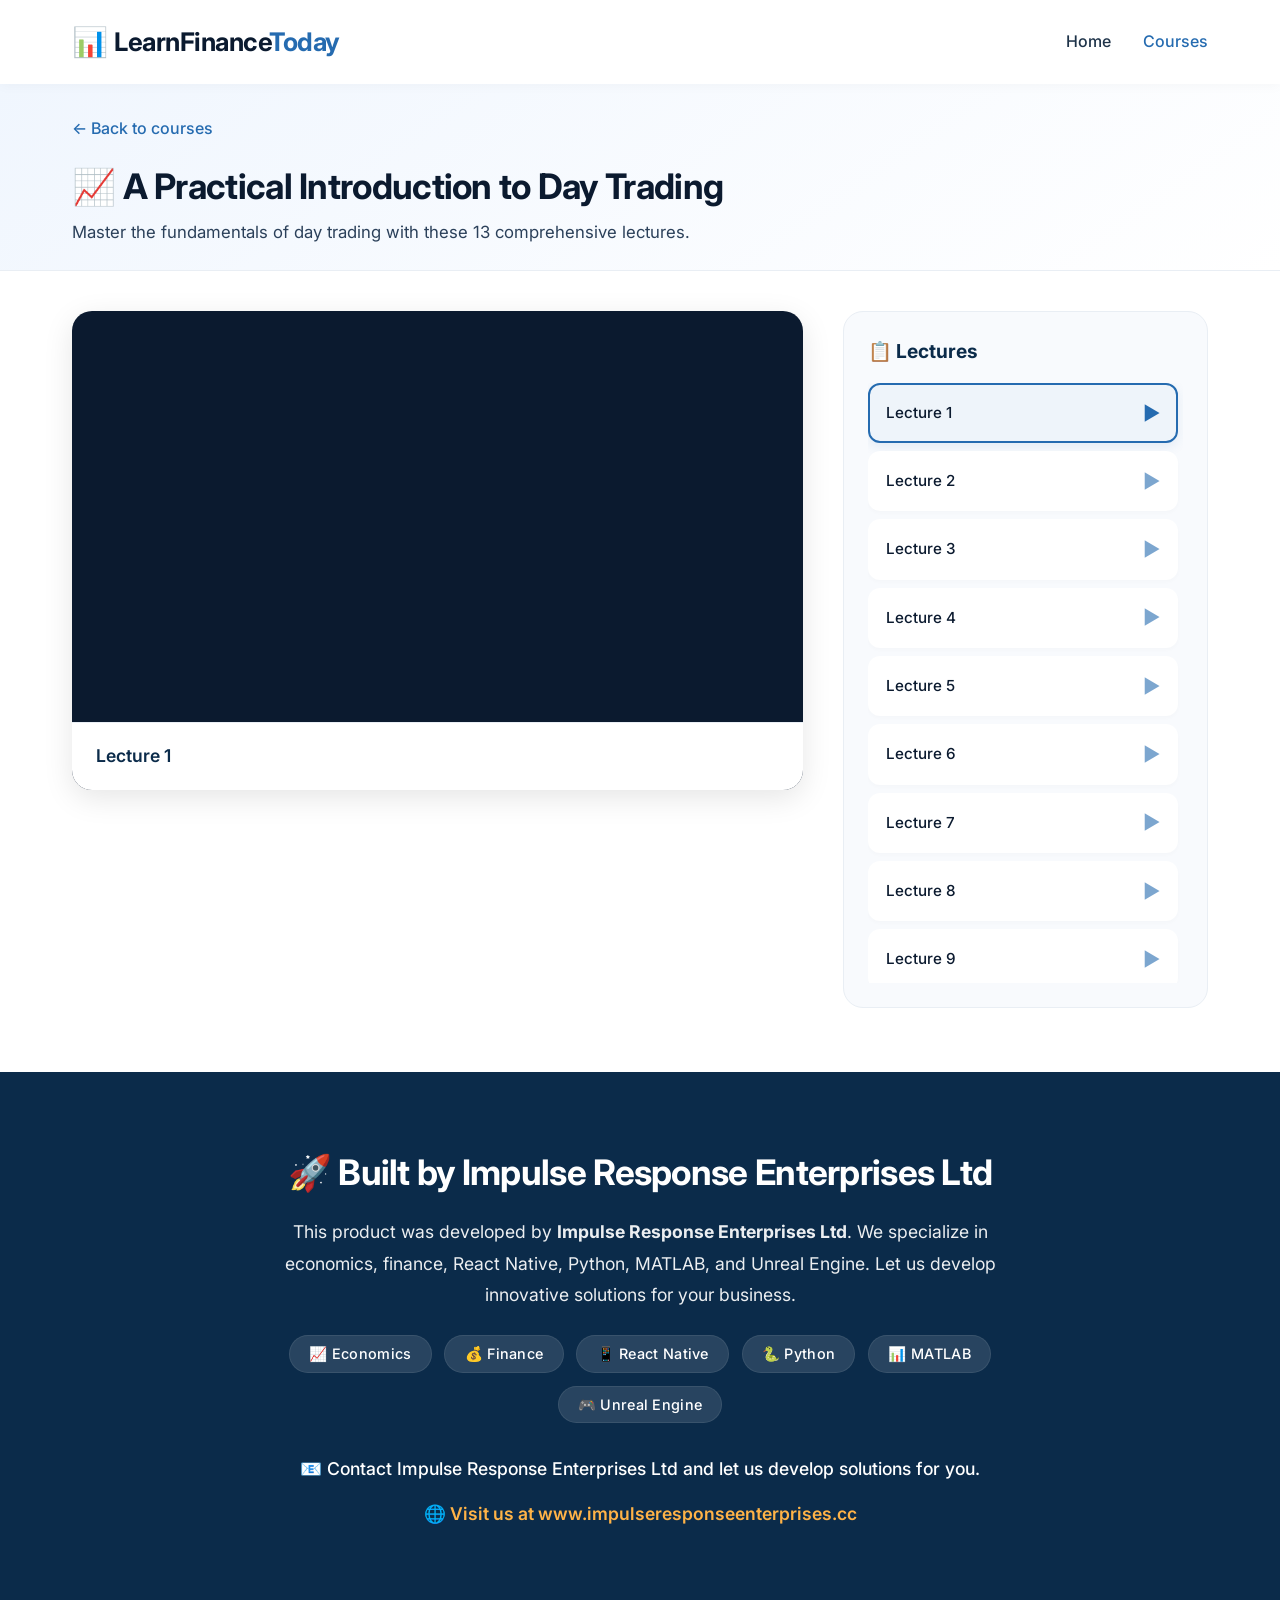
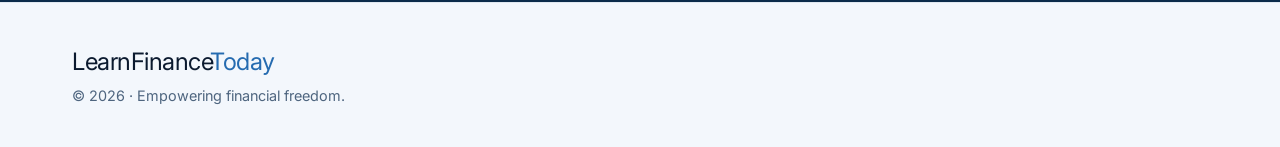
<file: pidt.html>
<!DOCTYPE html>
<html lang="en">
<head>
    <meta charset="UTF-8" />
    <meta name="viewport" content="width=device-width, initial-scale=1.0" />
    <title>Learn Finance Today · Practical Introduction to Day Trading</title>
    <!-- stylesheet: E:\Stuff\App Development\learnfinancetoday\styles.css -->
    <link rel="stylesheet" href="styles.css" />
    <link rel="preconnect" href="https://fonts.googleapis.com" />
    <link rel="preconnect" href="https://fonts.gstatic.com" crossorigin />
    <link href="https://fonts.googleapis.com/css2?family=Inter:opsz,wght@14..32,400;14..32,500;14..32,600;14..32,700&display=swap" rel="stylesheet" />
    <style>
        /* Course page specific styles */
        .course-hero {
            padding: 2rem 0 1.5rem;
            background: linear-gradient(145deg, #f0f6fe 0%, #ffffff 100%);
            border-bottom: 1px solid #e9eef4;
        }
        .course-hero h1 {
            font-size: 2.2rem;
            font-weight: 700;
            margin-bottom: 0.3rem;
            letter-spacing: -0.02em;
        }
        .course-hero p {
            font-size: 1.05rem;
            color: #2b405a;
        }

        .course-content {
            padding: 2.5rem 0 4rem;
            background: #ffffff;
        }
        .course-content__container {
            display: grid;
            grid-template-columns: 2fr 1fr;
            gap: 2.5rem;
            align-items: start;
        }

        /* Video Player */
        .video-player {
            background: #0b1a2f;
            border-radius: 20px;
            overflow: hidden;
            box-shadow: 0 8px 30px rgba(0, 0, 0, 0.1);
            position: sticky;
            top: 100px;
        }
        .video-player iframe {
            width: 100%;
            aspect-ratio: 16/9;
            border: none;
            display: block;
        }
        .video-player__info {
            padding: 1.2rem 1.5rem;
            background: #ffffff;
            border-top: 1px solid #e9eef4;
        }
        .video-player__info h3 {
            font-size: 1.1rem;
            font-weight: 600;
            color: #0b2b4a;
        }

        /* Lecture List */
        .lecture-list {
            background: #f8fafd;
            border-radius: 20px;
            padding: 1.5rem;
            border: 1px solid #e9eef4;
        }
        .lecture-list h2 {
            font-size: 1.2rem;
            font-weight: 700;
            margin-bottom: 1rem;
            color: #0b2b4a;
            display: flex;
            align-items: center;
            gap: 0.5rem;
        }
        .lecture-list__items {
            display: flex;
            flex-direction: column;
            gap: 0.5rem;
            max-height: 600px;
            overflow-y: auto;
            padding-right: 0.3rem;
        }
        .lecture-list__items::-webkit-scrollbar {
            width: 6px;
        }
        .lecture-list__items::-webkit-scrollbar-track {
            background: #e9eef4;
            border-radius: 10px;
        }
        .lecture-list__items::-webkit-scrollbar-thumb {
            background: #256bb0;
            border-radius: 10px;
        }

        .lecture-item {
            display: flex;
            align-items: center;
            gap: 1rem;
            padding: 0.8rem 1rem;
            background: #ffffff;
            border-radius: 12px;
            border: 2px solid transparent;
            cursor: pointer;
            transition: all 0.25s ease;
            box-shadow: 0 2px 4px rgba(0, 0, 0, 0.02);
        }
        .lecture-item:hover {
            border-color: #cddae9;
            transform: translateX(4px);
        }
        .lecture-item.active {
            border-color: #256bb0;
            background: #eef4fa;
            box-shadow: 0 4px 12px rgba(37, 107, 176, 0.1);
        }
        .lecture-item__title {
            flex: 1;
            font-weight: 500;
            color: #0b1a2f;
            font-size: 0.95rem;
        }
        .lecture-item__play {
            color: #256bb0;
            font-size: 1.2rem;
            opacity: 0.6;
            transition: opacity 0.2s;
        }
        .lecture-item:hover .lecture-item__play {
            opacity: 1;
        }
        .lecture-item.active .lecture-item__play {
            opacity: 1;
        }

        /* Back to courses */
        .back-link {
            display: inline-flex;
            align-items: center;
            gap: 0.5rem;
            color: #256bb0;
            text-decoration: none;
            font-weight: 500;
            margin-bottom: 1rem;
            transition: color 0.2s;
        }
        .back-link:hover {
            color: #0b2b4a;
        }

        /* Company Info Section - same as index.html */
        .company-info {
            padding: 4.5rem 0;
            background: #0b2b4a;
            color: #fff;
        }
        .company-info__container {
            max-width: 800px;
            margin: 0 auto;
            text-align: center;
        }
        .company-info__title {
            font-size: 2.2rem;
            font-weight: 700;
            margin-bottom: 1rem;
            letter-spacing: -0.02em;
        }
        .company-info__description {
            font-size: 1.1rem;
            line-height: 1.8;
            opacity: 0.92;
            margin-bottom: 1.5rem;
        }
        .company-info__skills {
            display: flex;
            flex-wrap: wrap;
            justify-content: center;
            gap: 0.8rem;
            margin: 1.5rem 0 2rem;
        }
        .company-info__skill-tag {
            background: rgba(255, 255, 255, 0.12);
            padding: 0.4rem 1.2rem;
            border-radius: 40px;
            font-size: 0.9rem;
            font-weight: 500;
            letter-spacing: 0.3px;
            border: 1px solid rgba(255, 255, 255, 0.08);
        }
        .company-info__cta {
            font-size: 1.1rem;
            margin: 1.5rem 0 0.5rem;
            font-weight: 500;
        }
        .company-info__website {
            display: inline-block;
            margin-top: 0.5rem;
            font-size: 1.1rem;
            color: #ffb347;
            text-decoration: none;
            font-weight: 600;
            transition: color 0.2s;
            border-bottom: 2px solid transparent;
        }
        .company-info__website:hover {
            color: #ffa726;
            border-bottom-color: #ffa726;
        }

        @media (max-width: 992px) {
            .course-content__container {
                grid-template-columns: 1fr;
                gap: 2rem;
            }
            .video-player {
                position: static;
            }
            .lecture-list__items {
                max-height: 400px;
            }
        }

        @media (max-width: 768px) {
            .course-hero h1 {
                font-size: 1.7rem;
            }
            .lecture-item {
                padding: 0.7rem 0.8rem;
            }
            .lecture-item__title {
                font-size: 0.9rem;
            }
            .company-info__title {
                font-size: 1.8rem;
            }
            .company-info__skills {
                gap: 0.5rem;
            }
            .company-info__skill-tag {
                font-size: 0.8rem;
                padding: 0.3rem 1rem;
            }
        }
    </style>
</head>
<body>
    <header class="header">
        <div class="container header__container">
            <div class="logo">
                <span class="logo__icon">📊</span>
                <span class="logo__text">LearnFinance<span class="logo__highlight">Today</span></span>
            </div>
            <nav class="nav" aria-label="Main navigation">
                <ul class="nav__list">
                    <li class="nav__item"><a href="index.html" class="nav__link">Home</a></li>
                    <li class="nav__item"><a href="courses.html" class="nav__link active">Courses</a></li>
                </ul>
            </nav>
            <button class="menu-toggle" aria-label="Toggle navigation" id="menuToggle">
                <span class="menu-toggle__bar"></span>
                <span class="menu-toggle__bar"></span>
                <span class="menu-toggle__bar"></span>
            </button>
        </div>
    </header>

    <main>
        <!-- Course Hero -->
        <section class="course-hero">
            <div class="container">
                <a href="courses.html" class="back-link">← Back to courses</a>
                <h1>📈 A Practical Introduction to Day Trading</h1>
                <p>Master the fundamentals of day trading with these 13 comprehensive lectures.</p>
            </div>
        </section>

        <!-- Course Content -->
        <section class="course-content">
            <div class="container course-content__container">
                <!-- Video Player -->
                <div class="video-player">
                    <iframe 
                        id="videoPlayer"
                        src="https://abyssplayer.com/40OMQ0buJ" 
                        title="Video player" 
                        frameborder="0" 
                        scrolling="0"
                        allowfullscreen>
                    </iframe>
                    <div class="video-player__info">
                        <h3 id="videoTitle">Lecture 1</h3>
                    </div>
                </div>

                <!-- Lecture List -->
                <div class="lecture-list">
                    <h2>📋 Lectures</h2>
                    <div class="lecture-list__items" id="lectureList">
                        <!-- Lectures will be rendered by JavaScript -->
                    </div>
                </div>
            </div>
        </section>

        <!-- Company Info Section (same as index.html) -->
        <section class="company-info">
            <div class="container company-info__container">
                <h2 class="company-info__title">🚀 Built by Impulse Response Enterprises Ltd</h2>
                <p class="company-info__description">
                    This product was developed by <strong>Impulse Response Enterprises Ltd</strong>. 
                    We specialize in economics, finance, React Native, Python, MATLAB, and Unreal Engine. 
                    Let us develop innovative solutions for your business.
                </p>
                <div class="company-info__skills">
                    <span class="company-info__skill-tag">📈 Economics</span>
                    <span class="company-info__skill-tag">💰 Finance</span>
                    <span class="company-info__skill-tag">📱 React Native</span>
                    <span class="company-info__skill-tag">🐍 Python</span>
                    <span class="company-info__skill-tag">📊 MATLAB</span>
                    <span class="company-info__skill-tag">🎮 Unreal Engine</span>
                </div>
                <p class="company-info__cta">
                    📧 Contact Impulse Response Enterprises Ltd and let us develop solutions for you.
                </p>
                <a href="https://www.impulseresponseenterprises.cc" target="_blank" class="company-info__website">
                    🌐 Visit us at www.impulseresponseenterprises.cc
                </a>
            </div>
        </section>
    </main>

    <footer class="footer">
        <div class="container footer__container">
            <div class="footer__brand">
                <span class="logo__text">LearnFinance<span class="logo__highlight">Today</span></span>
                <p class="footer__copy">© 2026 · Empowering financial freedom.</p>
            </div>
        </div>
    </footer>

    <script>
        // Video data with Abyss.to links
        const videoList = [
            { id: "1", videoId: "40OMQ0buJ", title: "Lecture 1" },
            { id: "2", videoId: "ruG7OUjoW", title: "Lecture 2" },
            { id: "3", videoId: "PIdl1qqwt", title: "Lecture 3" },
            { id: "4", videoId: "Hf72Ge6I3", title: "Lecture 4" },
            { id: "5", videoId: "TFpmp15RuT", title: "Lecture 5" },
            { id: "6", videoId: "YQC29KAPG", title: "Lecture 6" },
            { id: "7", videoId: "mp0Ej47LG", title: "Lecture 7" },
            { id: "8", videoId: "bTdVs8mA9", title: "Lecture 8" },
            { id: "9", videoId: "sXoeERB-E", title: "Lecture 9" },
            { id: "10", videoId: "fJ_OcRFmg", title: "Lecture 10" },
            { id: "11", videoId: "i0RrMKxSo", title: "Lecture 11" },
            { id: "12", videoId: "-cDMNf4Tm", title: "Lecture 12" },
            { id: "13", videoId: "HA4bxS4dw", title: "Lecture 13" },
        ];

        // DOM elements
        const videoPlayer = document.getElementById('videoPlayer');
        const videoTitle = document.getElementById('videoTitle');
        const lectureList = document.getElementById('lectureList');

        // Function to load a video
        function loadVideo(videoId, title) {
            videoPlayer.src = `https://abyssplayer.com/${videoId}`;
            videoTitle.textContent = title;
            
            // Update active state
            document.querySelectorAll('.lecture-item').forEach(item => {
                item.classList.remove('active');
            });
            const activeItem = document.querySelector(`.lecture-item[data-id="${videoId}"]`);
            if (activeItem) {
                activeItem.classList.add('active');
            }
        }

        // Render lecture list
        function renderLectures() {
            lectureList.innerHTML = videoList.map((video, index) => `
                <div class="lecture-item ${index === 0 ? 'active' : ''}" data-id="${video.videoId}">
                    <span class="lecture-item__title">${video.title}</span>
                    <span class="lecture-item__play">▶</span>
                </div>
            `).join('');

            // Add click listeners to lecture items
            document.querySelectorAll('.lecture-item').forEach(item => {
                item.addEventListener('click', function() {
                    const videoId = this.dataset.id;
                    const title = this.querySelector('.lecture-item__title').textContent;
                    loadVideo(videoId, title);
                });
            });
        }

        // Initialize page
        renderLectures();

        // Mobile menu toggle
        (function() {
            const toggle = document.getElementById('menuToggle');
            const nav = document.querySelector('.nav');
            if (toggle && nav) {
                toggle.addEventListener('click', function() {
                    nav.classList.toggle('nav--open');
                    toggle.classList.toggle('menu-toggle--active');
                });
            }
        })();
    </script>
</body>
</html>
</file>
<file: styles.css>
/* ===== styles.css — Learn Finance Today ===== */
/* file location: E:\Stuff\App Development\learnfinancetoday\styles.css */

/* ----- reset & base ----- */
* {
    margin: 0;
    padding: 0;
    box-sizing: border-box;
}

body {
    font-family: 'Inter', -apple-system, BlinkMacSystemFont, sans-serif;
    background: #fafcff;
    color: #0b1a2f;
    line-height: 1.6;
}

.container {
    max-width: 1200px;
    margin: 0 auto;
    padding: 0 2rem;
}

/* ----- buttons ----- */
.btn {
    display: inline-block;
    font-weight: 600;
    text-decoration: none;
    border-radius: 60px;
    transition: all 0.25s ease;
    border: 2px solid transparent;
    cursor: pointer;
    font-family: inherit;
    text-align: center;
}

.btn--primary {
    background: #0b2b4a;
    color: #fff;
    border-color: #0b2b4a;
}
.btn--primary:hover {
    background: #1a3f62;
    border-color: #1a3f62;
    transform: translateY(-2px);
    box-shadow: 0 8px 20px rgba(11, 43, 74, 0.15);
}

.btn--outline {
    background: transparent;
    color: #0b2b4a;
    border-color: #0b2b4a;
}
.btn--outline:hover {
    background: #0b2b4a;
    color: #fff;
    transform: translateY(-2px);
}

.btn--small {
    padding: 0.6rem 1.4rem;
    font-size: 0.9rem;
}
.btn--large {
    padding: 0.9rem 2.2rem;
    font-size: 1.1rem;
}

/* ----- header / nav ----- */
.header {
    padding: 1.2rem 0;
    background: #ffffff;
    box-shadow: 0 2px 12px rgba(0, 0, 0, 0.03);
    position: sticky;
    top: 0;
    z-index: 100;
}

.header__container {
    display: flex;
    align-items: center;
    justify-content: space-between;
    flex-wrap: wrap;
}

.logo {
    display: flex;
    align-items: center;
    gap: 0.4rem;
    font-weight: 700;
    font-size: 1.6rem;
}
.logo__icon {
    font-size: 1.8rem;
}
.logo__text {
    letter-spacing: -0.5px;
}
.logo__highlight {
    color: #256bb0;
}

.nav__list {
    display: flex;
    gap: 2rem;
    list-style: none;
}
.nav__link {
    text-decoration: none;
    color: #1e3349;
    font-weight: 500;
    transition: color 0.2s;
}
.nav__link:hover,
.nav__link.active {
    color: #256bb0;
}

.header__actions {
    display: flex;
    gap: 0.8rem;
    align-items: center;
}

/* mobile toggle */
.menu-toggle {
    display: none;
    flex-direction: column;
    gap: 5px;
    background: transparent;
    border: none;
    cursor: pointer;
    padding: 0.3rem;
}
.menu-toggle__bar {
    width: 28px;
    height: 3px;
    background: #0b2b4a;
    border-radius: 4px;
    transition: 0.25s ease;
}
.menu-toggle--active .menu-toggle__bar:nth-child(1) {
    transform: rotate(45deg) translate(5px, 5px);
}
.menu-toggle--active .menu-toggle__bar:nth-child(2) {
    opacity: 0;
}
.menu-toggle--active .menu-toggle__bar:nth-child(3) {
    transform: rotate(-45deg) translate(5px, -5px);
}

/* ----- hero ----- */
.hero {
    padding: 4rem 0 5rem;
    background: linear-gradient(145deg, #f0f6fe 0%, #ffffff 100%);
}
.hero__container {
    display: grid;
    grid-template-columns: 1fr 1fr;
    gap: 3rem;
    align-items: center;
}
.hero__badge {
    display: inline-block;
    background: #e3edf9;
    color: #1f4a7a;
    font-weight: 600;
    font-size: 0.9rem;
    padding: 0.3rem 1rem;
    border-radius: 40px;
    letter-spacing: 0.3px;
    margin-bottom: 1.2rem;
}
.hero__title {
    font-size: 3.2rem;
    font-weight: 700;
    line-height: 1.2;
    margin-bottom: 1.2rem;
    letter-spacing: -0.02em;
}
.hero__title--accent {
    color: #256bb0;
    position: relative;
}
.hero__description {
    font-size: 1.15rem;
    color: #2b405a;
    max-width: 90%;
    margin-bottom: 2rem;
}
.hero__actions {
    display: flex;
    flex-wrap: wrap;
    gap: 1rem;
    margin-bottom: 2.8rem;
}
.hero__stats {
    display: flex;
    gap: 2.8rem;
}
.stat {
    display: flex;
    flex-direction: column;
}
.stat__number {
    font-size: 1.8rem;
    font-weight: 700;
    color: #0b2b4a;
}
.stat__label {
    font-size: 0.9rem;
    color: #4e657f;
}

.hero__image {
    display: flex;
    justify-content: center;
    align-items: center;
}
.hero__image-placeholder {
    background: #dce8f5;
    width: 100%;
    max-width: 420px;
    aspect-ratio: 1/1;
    border-radius: 40px;
    display: flex;
    flex-direction: column;
    justify-content: center;
    align-items: center;
    font-size: 1.4rem;
    color: #1a3f62;
    box-shadow: 0 20px 40px -12px rgba(0, 20, 40, 0.15);
}
.hero__image-placeholder span {
    font-size: 5rem;
    margin-bottom: 0.5rem;
}
.hero__image-placeholder p {
    font-weight: 500;
    text-align: center;
}

/* ----- features ----- */
.features {
    padding: 5rem 0;
    background: #ffffff;
}
.section__header {
    text-align: center;
    margin-bottom: 3.5rem;
}
.section__title {
    font-size: 2.4rem;
    font-weight: 700;
    letter-spacing: -0.02em;
}
.section__subtitle {
    color: #4e657f;
    font-size: 1.15rem;
    margin-top: 0.3rem;
}

.features__grid {
    display: grid;
    grid-template-columns: repeat(4, 1fr);
    gap: 2rem;
}
.feature-card {
    background: #f8fafd;
    padding: 2rem 1.5rem;
    border-radius: 28px;
    transition: 0.2s ease;
    border: 1px solid #e9eef4;
}
.feature-card:hover {
    transform: translateY(-6px);
    box-shadow: 0 16px 30px -12px rgba(0, 0, 0, 0.06);
    border-color: #cddae9;
}
.feature-card__icon {
    font-size: 2.8rem;
    margin-bottom: 0.8rem;
}
.feature-card__title {
    font-size: 1.3rem;
    font-weight: 600;
    margin-bottom: 0.4rem;
}
.feature-card__desc {
    color: #2f4763;
    font-size: 0.98rem;
}

/* ----- cta ----- */
.cta {
    padding: 4.5rem 0;
    background: #0b2b4a;
    color: #fff;
}
.cta__container {
    display: flex;
    justify-content: center;
}
.cta__content {
    max-width: 720px;
    text-align: center;
}
.cta__title {
    font-size: 2.6rem;
    font-weight: 700;
    letter-spacing: -0.02em;
}
.cta__text {
    font-size: 1.15rem;
    margin: 0.8rem 0 2rem;
    opacity: 0.85;
}
.cta__form {
    display: flex;
    flex-wrap: wrap;
    gap: 0.8rem;
    justify-content: center;
}
.cta__input {
    flex: 1 1 260px;
    padding: 0.9rem 1.5rem;
    border-radius: 60px;
    border: none;
    font-family: inherit;
    font-size: 1rem;
    background: #fff;
    color: #0b1a2f;
    outline: 2px solid transparent;
    transition: 0.2s;
}
.cta__input:focus {
    outline: 2px solid #6d9ed1;
}
.cta__button {
    background: #ffb347;
    border-color: #ffb347;
    color: #0b2b4a;
}
.cta__button:hover {
    background: #ffa726;
    border-color: #ffa726;
}
.cta__disclaimer {
    margin-top: 1.2rem;
    font-size: 0.9rem;
    opacity: 0.7;
}

/* ----- footer ----- */
.footer {
    background: #f3f7fc;
    padding: 2.5rem 0;
    border-top: 1px solid #e0e8f0;
}
.footer__container {
    display: flex;
    flex-wrap: wrap;
    justify-content: space-between;
    align-items: center;
    gap: 1.5rem;
}
.footer__brand .logo__text {
    font-size: 1.5rem;
}
.footer__copy {
    color: #4e657f;
    font-size: 0.9rem;
    margin-top: 0.2rem;
}
.footer__list {
    display: flex;
    gap: 2rem;
    list-style: none;
    flex-wrap: wrap;
}
.footer__link {
    text-decoration: none;
    color: #1e3349;
    font-weight: 500;
    transition: color 0.2s;
}
.footer__link:hover {
    color: #256bb0;
}

/* ----- responsive ----- */
@media (max-width: 992px) {
    .hero__container {
        grid-template-columns: 1fr;
        text-align: center;
    }
    .hero__description {
        max-width: 100%;
    }
    .hero__actions {
        justify-content: center;
    }
    .hero__stats {
        justify-content: center;
    }
    .hero__image-placeholder {
        max-width: 300px;
    }
    .features__grid {
        grid-template-columns: repeat(2, 1fr);
    }
}

@media (max-width: 768px) {
    .header__container {
        flex-wrap: nowrap;
    }
    .nav {
        order: 3;
        flex-basis: 100%;
        max-height: 0;
        overflow: hidden;
        transition: max-height 0.35s ease, padding 0.2s;
        padding: 0;
        background: #ffffff;
        border-radius: 20px;
        margin-top: 0.5rem;
    }
    .nav--open {
        max-height: 400px;
        padding: 1.2rem 0.5rem;
        box-shadow: 0 8px 24px rgba(0, 0, 0, 0.04);
    }
    .nav__list {
        flex-direction: column;
        gap: 0.8rem;
        align-items: center;
    }
    .header__actions {
        display: none;
    }
    .menu-toggle {
        display: flex;
    }
    .hero {
        padding: 2.5rem 0 3.5rem;
    }
    .hero__title {
        font-size: 2.4rem;
    }
    .hero__stats {
        gap: 1.5rem;
        flex-wrap: wrap;
    }
    .features__grid {
        grid-template-columns: 1fr 1fr;
        gap: 1.2rem;
    }
    .feature-card {
        padding: 1.5rem 1rem;
    }
    .section__title {
        font-size: 2rem;
    }
    .cta__title {
        font-size: 2rem;
    }
    .footer__container {
        flex-direction: column;
        align-items: center;
        text-align: center;
    }
    .footer__list {
        justify-content: center;
        gap: 1.2rem;
    }
}

@media (max-width: 500px) {
    .container {
        padding: 0 1.2rem;
    }
    .features__grid {
        grid-template-columns: 1fr;
    }
    .hero__actions .btn {
        width: 100%;
        justify-content: center;
    }
    .hero__stats {
        flex-direction: column;
        align-items: center;
        gap: 0.8rem;
    }
    .stat {
        align-items: center;
    }
    .cta__form {
        flex-direction: column;
        align-items: center;
    }
    .cta__input {
        width: 100%;
    }
    .cta__button {
        width: 100%;
        justify-content: center;
    }
}
</file>
